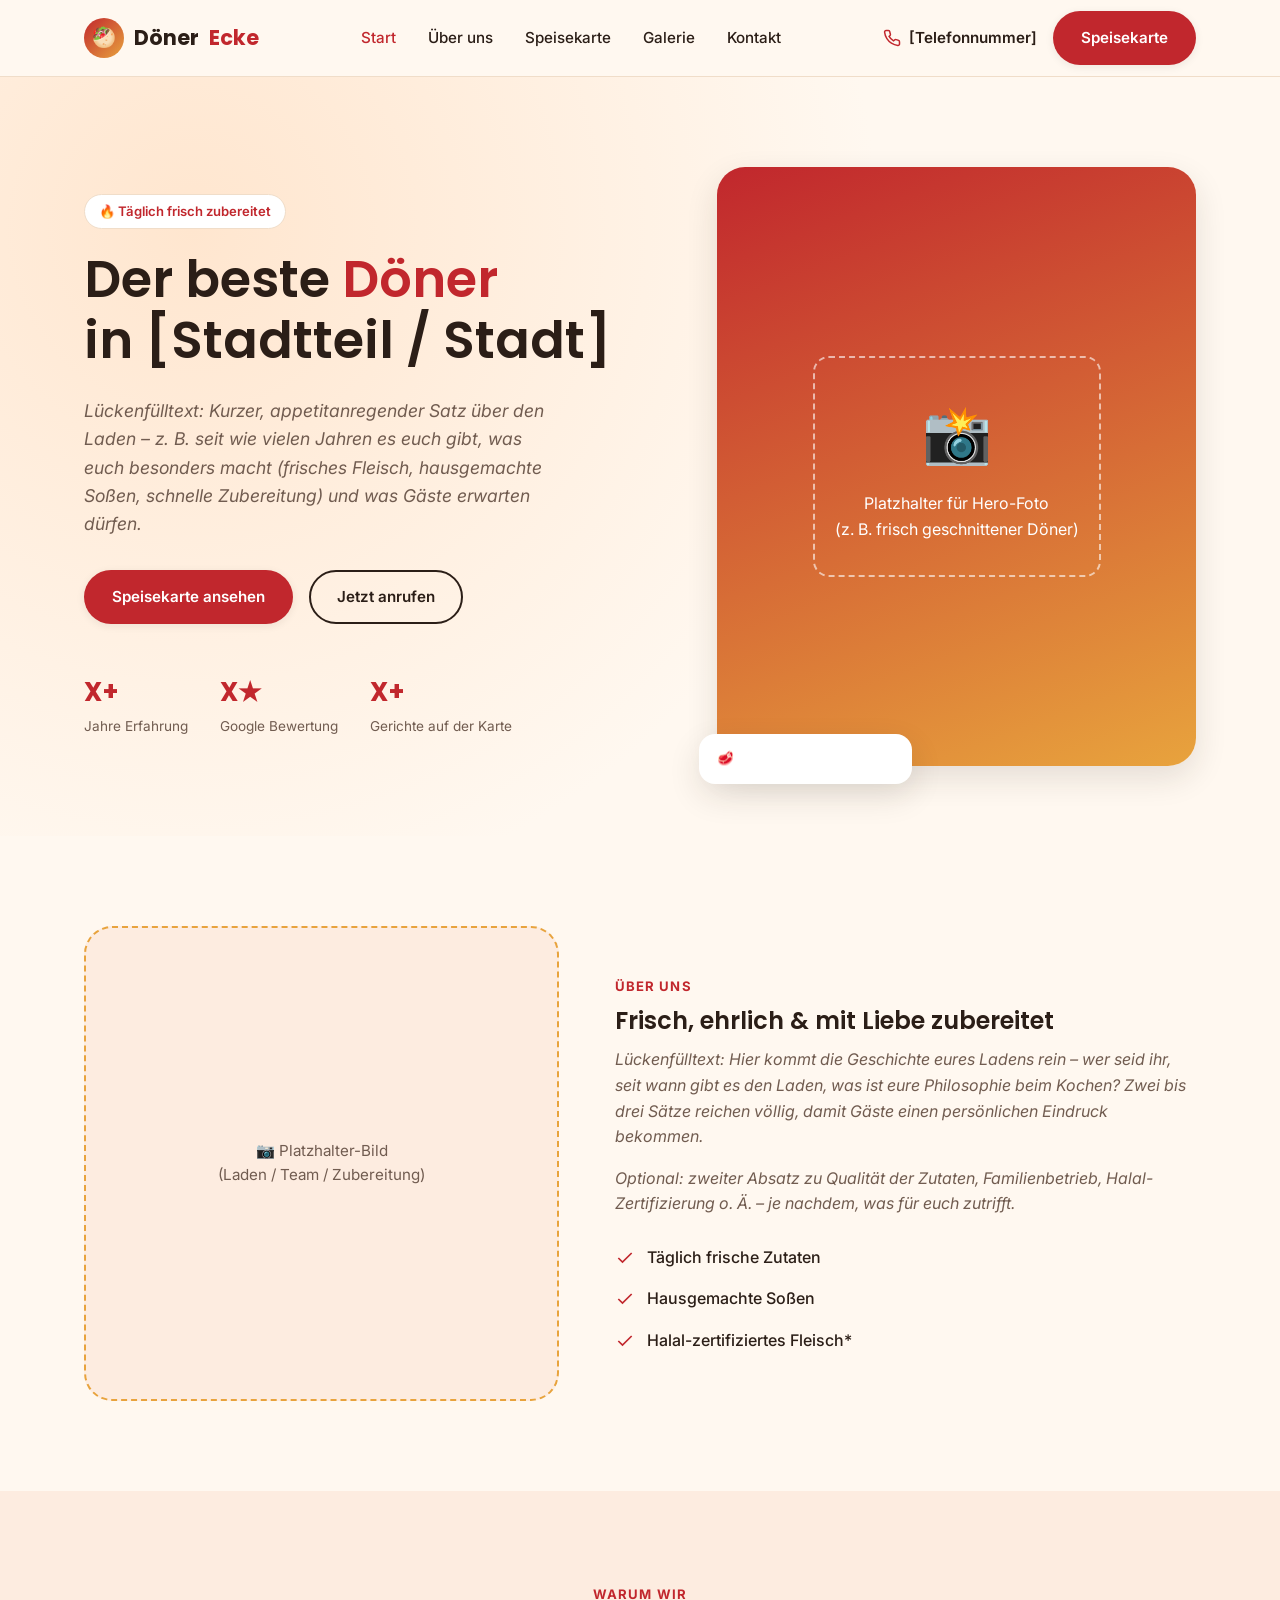
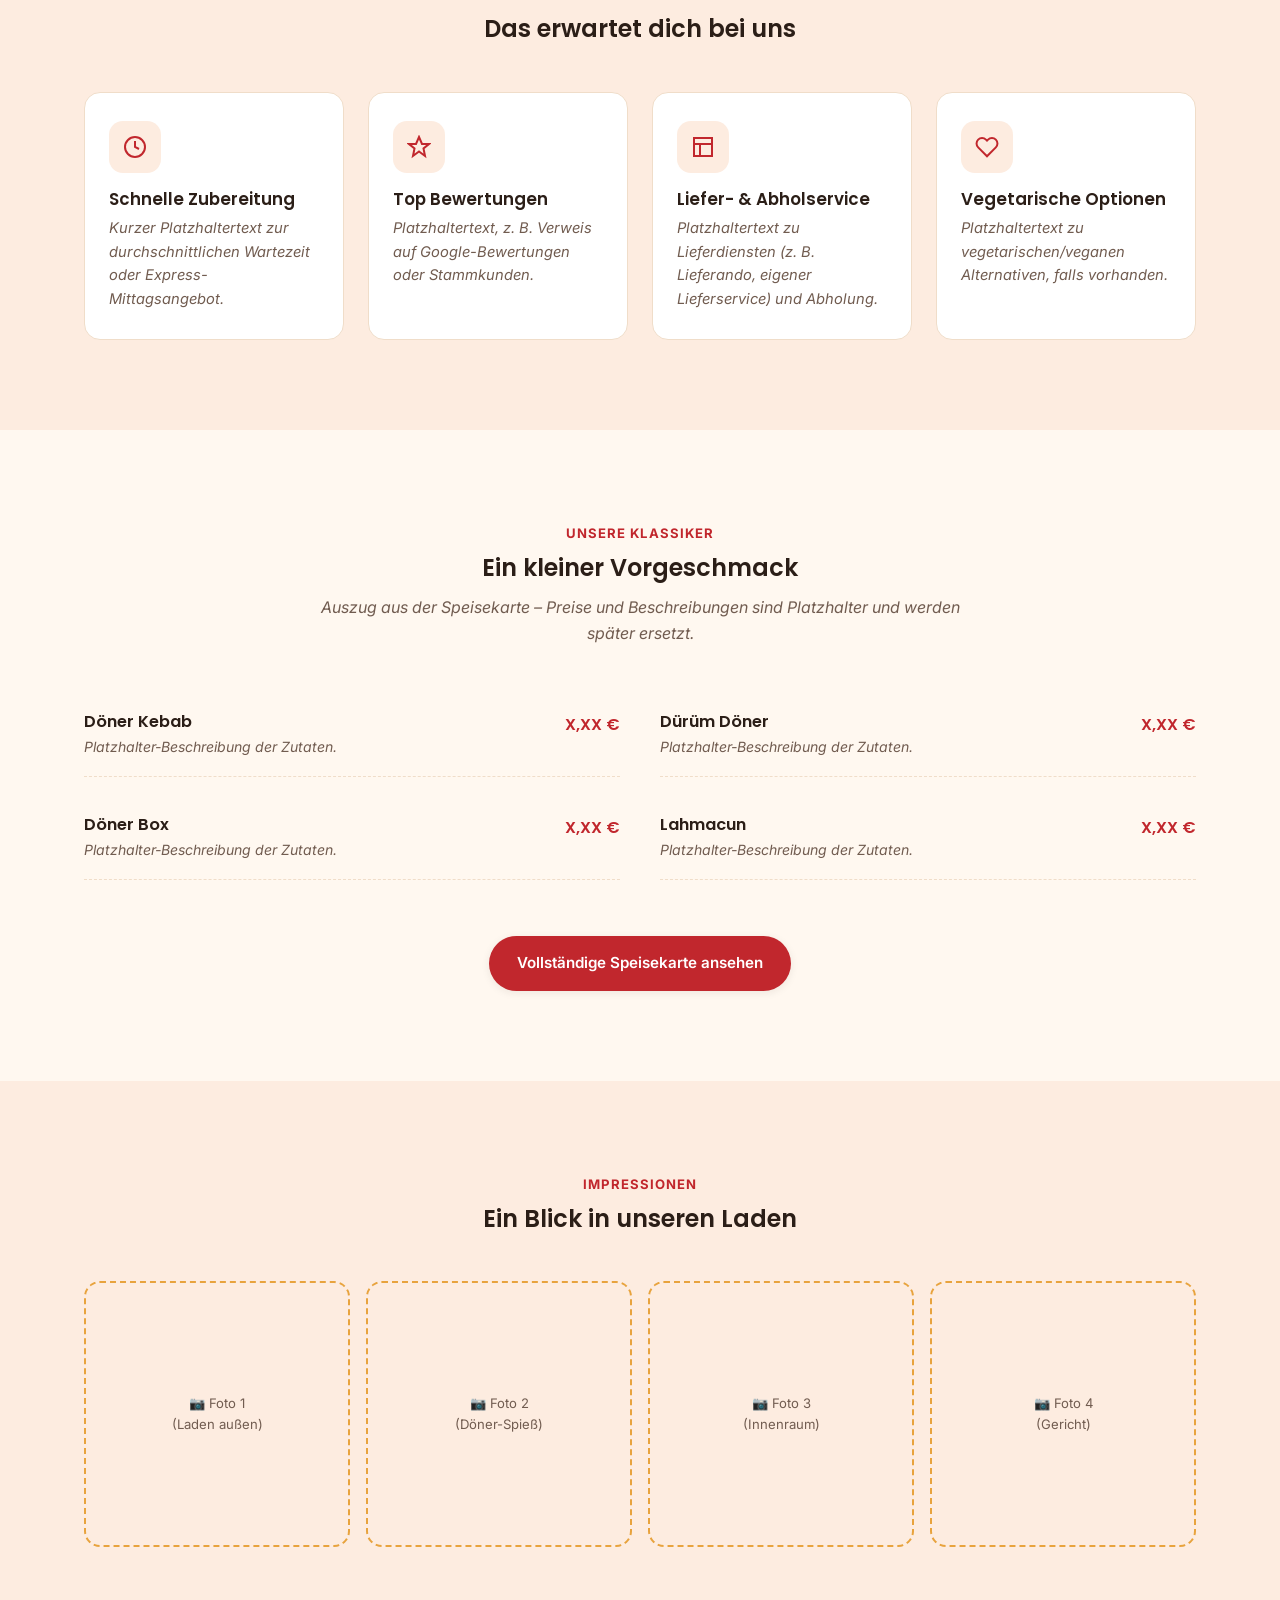
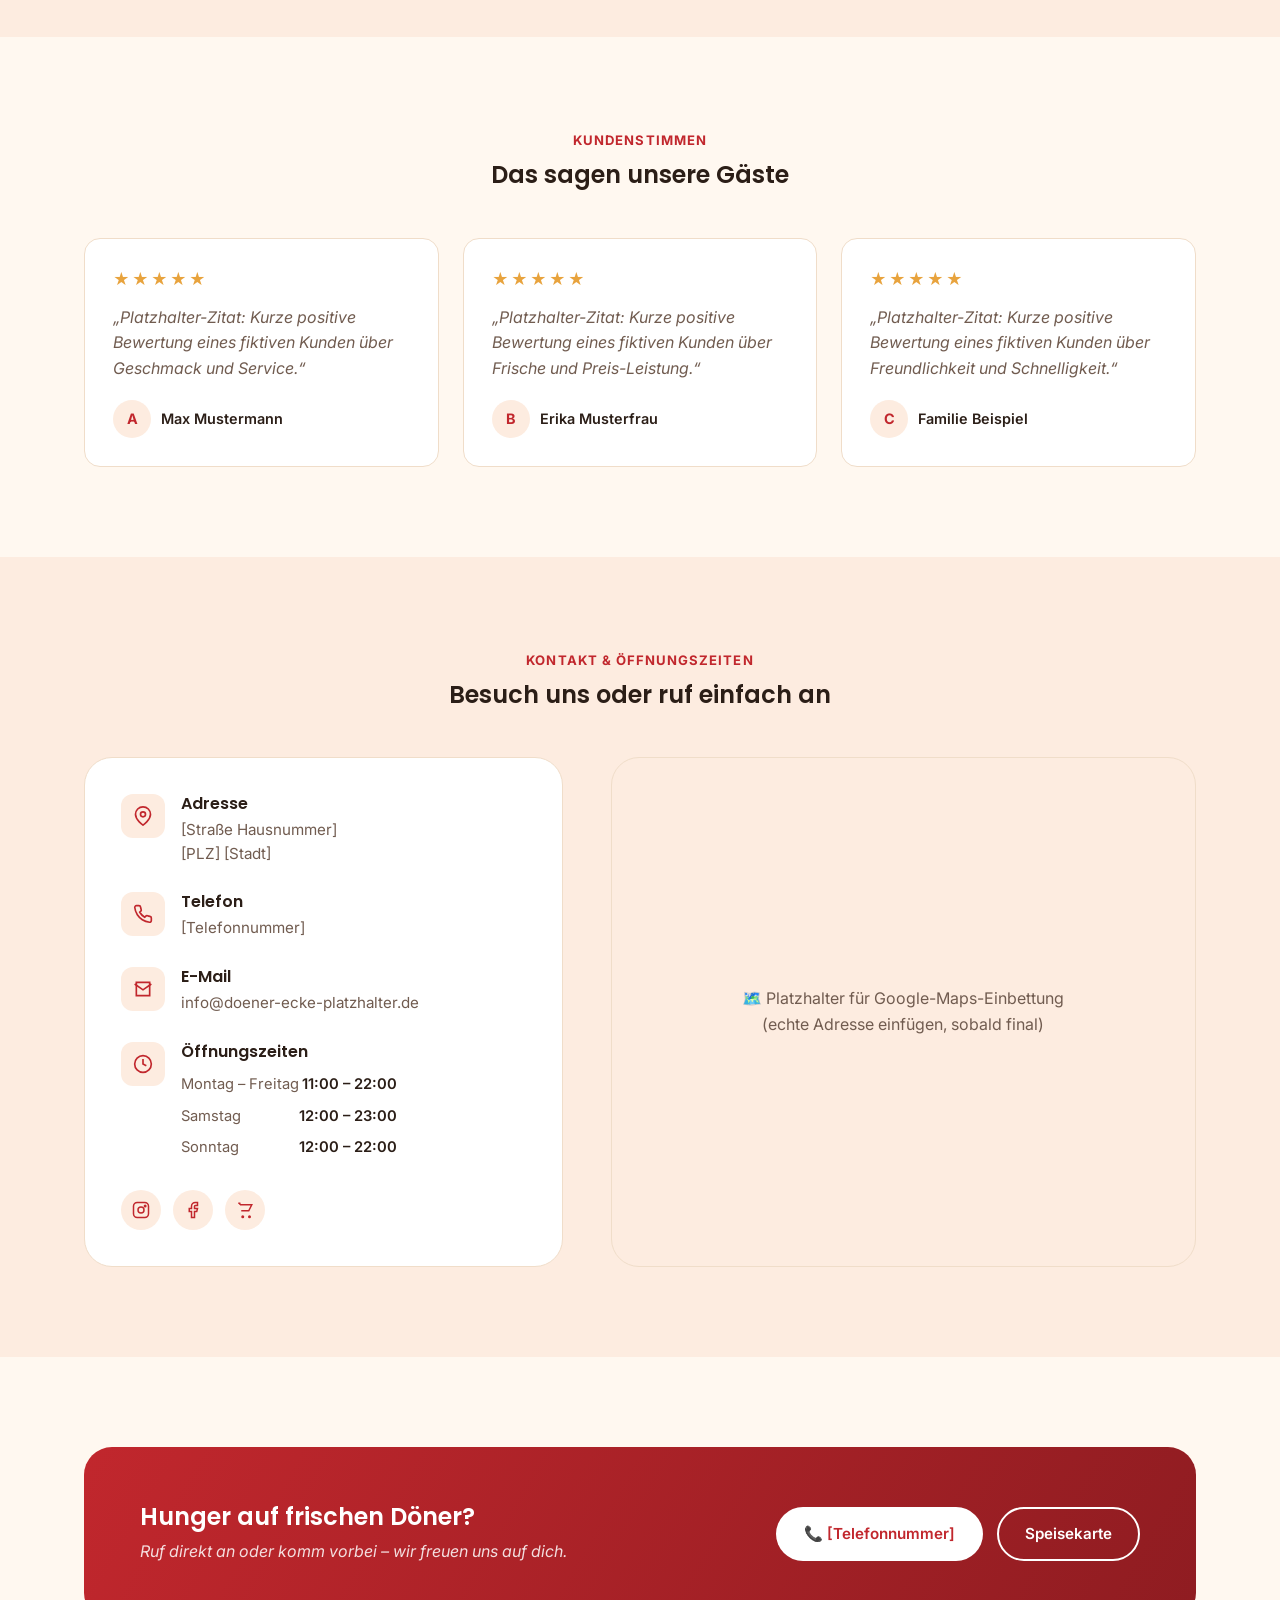
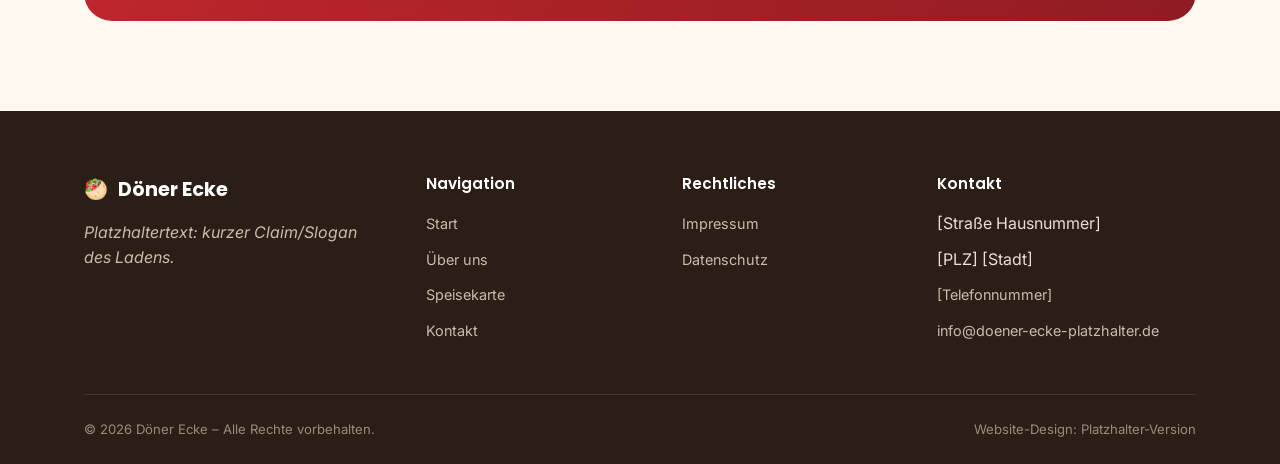
<file: website/index.html>
<!doctype html>
<html lang="de">
<head>
<meta charset="UTF-8" />
<meta name="viewport" content="width=device-width, initial-scale=1.0" />
<title>Döner Ecke – Frischer Döner &amp; Dürüm | [Stadt]</title>
<meta name="description" content="Döner Ecke – frisch zubereiteter Döner, Dürüm, Boxen und mehr. Jetzt Speisekarte ansehen, Öffnungszeiten &amp; Adresse finden." />
<link rel="preconnect" href="https://fonts.googleapis.com" />
<link rel="preconnect" href="https://fonts.gstatic.com" crossorigin />
<link href="https://fonts.googleapis.com/css2?family=Poppins:wght@600;700&family=Inter:wght@400;500;600&display=swap" rel="stylesheet" />
<link rel="stylesheet" href="assets/css/style.css" />
</head>
<body>

<header class="site-header">
  <div class="container">
    <a href="index.html" class="logo">
      <span class="logo-mark">🥙</span>
      Döner <span>Ecke</span>
    </a>

    <nav class="main-nav" id="main-nav">
      <ul>
        <li><a href="index.html" class="active">Start</a></li>
        <li><a href="index.html#ueber-uns">Über uns</a></li>
        <li><a href="speisekarte.html">Speisekarte</a></li>
        <li><a href="index.html#galerie">Galerie</a></li>
        <li><a href="index.html#kontakt">Kontakt</a></li>
      </ul>
    </nav>

    <div class="header-actions">
      <a href="tel:+4900000000" class="phone-link">
        <svg width="18" height="18" viewBox="0 0 24 24" fill="none" stroke="currentColor" stroke-width="2"><path d="M22 16.92v3a2 2 0 0 1-2.18 2 19.79 19.79 0 0 1-8.63-3.07 19.5 19.5 0 0 1-6-6 19.79 19.79 0 0 1-3.07-8.67A2 2 0 0 1 4.11 2h3a2 2 0 0 1 2 1.72c.127.96.361 1.903.7 2.81a2 2 0 0 1-.45 2.11L8.09 9.91a16 16 0 0 0 6 6l1.27-1.27a2 2 0 0 1 2.11-.45c.907.339 1.85.573 2.81.7A2 2 0 0 1 22 16.92z"/></svg>
        <span>[Telefonnummer]</span>
      </a>
      <a href="speisekarte.html" class="btn btn-primary">Speisekarte</a>
      <button class="nav-toggle" aria-label="Menü öffnen" aria-expanded="false">
        <span></span><span></span><span></span>
      </button>
    </div>
  </div>
</header>

<main>

  <!-- HERO -->
  <section class="hero">
    <div class="container">
      <div class="hero-text">
        <span class="hero-eyebrow">🔥 Täglich frisch zubereitet</span>
        <h1>Der beste <em>Döner</em><br />in [Stadtteil / Stadt]</h1>
        <p class="hero-lead placeholder-text">
          Lückenfülltext: Kurzer, appetitanregender Satz über den Laden – z. B.
          seit wie vielen Jahren es euch gibt, was euch besonders macht (frisches
          Fleisch, hausgemachte Soßen, schnelle Zubereitung) und was Gäste
          erwarten dürfen.
        </p>
        <div class="hero-cta">
          <a href="speisekarte.html" class="btn btn-primary">Speisekarte ansehen</a>
          <a href="tel:+4900000000" class="btn btn-outline">Jetzt anrufen</a>
        </div>
        <div class="hero-stats">
          <div class="hero-stat">
            <strong>X+</strong>
            <span>Jahre Erfahrung</span>
          </div>
          <div class="hero-stat">
            <strong>X★</strong>
            <span>Google Bewertung</span>
          </div>
          <div class="hero-stat">
            <strong>X+</strong>
            <span>Gerichte auf der Karte</span>
          </div>
        </div>
      </div>

      <div class="hero-visual">
        <div class="hero-visual-inner">
          <span class="emoji">📸</span>
          Platzhalter für Hero-Foto<br />(z. B. frisch geschnittener Döner)
        </div>
        <div class="hero-badge">
          <span>🥩</span> 100% frisches Fleisch*
        </div>
      </div>
    </div>
  </section>

  <!-- ÜBER UNS -->
  <section class="section" id="ueber-uns">
    <div class="container about-grid">
      <div class="about-image">
        📷 Platzhalter-Bild<br />(Laden / Team / Zubereitung)
      </div>
      <div>
        <span class="eyebrow">Über uns</span>
        <h2>Frisch, ehrlich &amp; mit Liebe zubereitet</h2>
        <p class="placeholder-text">
          Lückenfülltext: Hier kommt die Geschichte eures Ladens rein – wer
          seid ihr, seit wann gibt es den Laden, was ist eure Philosophie beim
          Kochen? Zwei bis drei Sätze reichen völlig, damit Gäste einen
          persönlichen Eindruck bekommen.
        </p>
        <p class="placeholder-text">
          Optional: zweiter Absatz zu Qualität der Zutaten, Familienbetrieb,
          Halal-Zertifizierung o. Ä. – je nachdem, was für euch zutrifft.
        </p>

        <ul class="about-list">
          <li>
            <svg width="20" height="20" viewBox="0 0 24 24" fill="none" stroke="currentColor" stroke-width="2"><path d="M20 6L9 17l-5-5"/></svg>
            Täglich frische Zutaten
          </li>
          <li>
            <svg width="20" height="20" viewBox="0 0 24 24" fill="none" stroke="currentColor" stroke-width="2"><path d="M20 6L9 17l-5-5"/></svg>
            Hausgemachte Soßen
          </li>
          <li>
            <svg width="20" height="20" viewBox="0 0 24 24" fill="none" stroke="currentColor" stroke-width="2"><path d="M20 6L9 17l-5-5"/></svg>
            Halal-zertifiziertes Fleisch*
          </li>
        </ul>
      </div>
    </div>
  </section>

  <!-- FEATURES -->
  <section class="section section-alt">
    <div class="container">
      <div class="section-head">
        <span class="eyebrow">Warum wir</span>
        <h2>Das erwartet dich bei uns</h2>
      </div>

      <div class="feature-grid">
        <div class="feature-card">
          <div class="feature-icon">
            <svg width="24" height="24" viewBox="0 0 24 24" fill="none" stroke="currentColor" stroke-width="2"><circle cx="12" cy="12" r="10"/><path d="M12 6v6l4 2"/></svg>
          </div>
          <h3>Schnelle Zubereitung</h3>
          <p class="placeholder-text">Kurzer Platzhaltertext zur durchschnittlichen Wartezeit oder Express-Mittagsangebot.</p>
        </div>
        <div class="feature-card">
          <div class="feature-icon">
            <svg width="24" height="24" viewBox="0 0 24 24" fill="none" stroke="currentColor" stroke-width="2"><path d="M12 2l3 7h7l-5.5 4.5L18 21l-6-4.5L6 21l1.5-7.5L2 9h7z"/></svg>
          </div>
          <h3>Top Bewertungen</h3>
          <p class="placeholder-text">Platzhaltertext, z. B. Verweis auf Google-Bewertungen oder Stammkunden.</p>
        </div>
        <div class="feature-card">
          <div class="feature-icon">
            <svg width="24" height="24" viewBox="0 0 24 24" fill="none" stroke="currentColor" stroke-width="2"><path d="M3 3h18v18H3z"/><path d="M3 9h18M9 21V9"/></svg>
          </div>
          <h3>Liefer- &amp; Abholservice</h3>
          <p class="placeholder-text">Platzhaltertext zu Lieferdiensten (z. B. Lieferando, eigener Lieferservice) und Abholung.</p>
        </div>
        <div class="feature-card">
          <div class="feature-icon">
            <svg width="24" height="24" viewBox="0 0 24 24" fill="none" stroke="currentColor" stroke-width="2"><path d="M20.84 4.61a5.5 5.5 0 0 0-7.78 0L12 5.67l-1.06-1.06a5.5 5.5 0 1 0-7.78 7.78L12 21.23l8.84-8.84a5.5 5.5 0 0 0 0-7.78z"/></svg>
          </div>
          <h3>Vegetarische Optionen</h3>
          <p class="placeholder-text">Platzhaltertext zu vegetarischen/veganen Alternativen, falls vorhanden.</p>
        </div>
      </div>
    </div>
  </section>

  <!-- SPEISEKARTE PREVIEW -->
  <section class="section" id="speisekarte-preview">
    <div class="container">
      <div class="section-head">
        <span class="eyebrow">Unsere Klassiker</span>
        <h2>Ein kleiner Vorgeschmack</h2>
        <p class="placeholder-text">Auszug aus der Speisekarte – Preise und Beschreibungen sind Platzhalter und werden später ersetzt.</p>
      </div>

      <div class="menu-grid">
        <div class="menu-item">
          <div class="menu-item-info">
            <h4>Döner Kebab</h4>
            <p class="placeholder-text">Platzhalter-Beschreibung der Zutaten.</p>
          </div>
          <div class="menu-item-price">X,XX €</div>
        </div>
        <div class="menu-item">
          <div class="menu-item-info">
            <h4>Dürüm Döner</h4>
            <p class="placeholder-text">Platzhalter-Beschreibung der Zutaten.</p>
          </div>
          <div class="menu-item-price">X,XX €</div>
        </div>
        <div class="menu-item">
          <div class="menu-item-info">
            <h4>Döner Box</h4>
            <p class="placeholder-text">Platzhalter-Beschreibung der Zutaten.</p>
          </div>
          <div class="menu-item-price">X,XX €</div>
        </div>
        <div class="menu-item">
          <div class="menu-item-info">
            <h4>Lahmacun</h4>
            <p class="placeholder-text">Platzhalter-Beschreibung der Zutaten.</p>
          </div>
          <div class="menu-item-price">X,XX €</div>
        </div>
      </div>

      <div class="menu-cta">
        <a href="speisekarte.html" class="btn btn-primary">Vollständige Speisekarte ansehen</a>
      </div>
    </div>
  </section>

  <!-- GALERIE -->
  <section class="section section-alt" id="galerie">
    <div class="container">
      <div class="section-head">
        <span class="eyebrow">Impressionen</span>
        <h2>Ein Blick in unseren Laden</h2>
      </div>

      <div class="gallery-grid">
        <div class="gallery-item">📷 Foto 1<br />(Laden außen)</div>
        <div class="gallery-item">📷 Foto 2<br />(Döner-Spieß)</div>
        <div class="gallery-item">📷 Foto 3<br />(Innenraum)</div>
        <div class="gallery-item">📷 Foto 4<br />(Gericht)</div>
      </div>
    </div>
  </section>

  <!-- TESTIMONIALS -->
  <section class="section">
    <div class="container">
      <div class="section-head">
        <span class="eyebrow">Kundenstimmen</span>
        <h2>Das sagen unsere Gäste</h2>
      </div>

      <div class="testimonial-grid">
        <div class="testimonial-card">
          <div class="stars">★★★★★</div>
          <p class="placeholder-text">„Platzhalter-Zitat: Kurze positive Bewertung eines fiktiven Kunden über Geschmack und Service.“</p>
          <div class="testimonial-author">
            <div class="testimonial-avatar">A</div>
            Max Mustermann
          </div>
        </div>
        <div class="testimonial-card">
          <div class="stars">★★★★★</div>
          <p class="placeholder-text">„Platzhalter-Zitat: Kurze positive Bewertung eines fiktiven Kunden über Frische und Preis-Leistung.“</p>
          <div class="testimonial-author">
            <div class="testimonial-avatar">B</div>
            Erika Musterfrau
          </div>
        </div>
        <div class="testimonial-card">
          <div class="stars">★★★★★</div>
          <p class="placeholder-text">„Platzhalter-Zitat: Kurze positive Bewertung eines fiktiven Kunden über Freundlichkeit und Schnelligkeit.“</p>
          <div class="testimonial-author">
            <div class="testimonial-avatar">C</div>
            Familie Beispiel
          </div>
        </div>
      </div>
    </div>
  </section>

  <!-- KONTAKT -->
  <section class="section section-alt" id="kontakt">
    <div class="container">
      <div class="section-head">
        <span class="eyebrow">Kontakt &amp; Öffnungszeiten</span>
        <h2>Besuch uns oder ruf einfach an</h2>
      </div>

      <div class="contact-grid">
        <div class="contact-card">
          <div class="contact-item">
            <div class="contact-icon">
              <svg width="20" height="20" viewBox="0 0 24 24" fill="none" stroke="currentColor" stroke-width="2"><path d="M21 10c0 7-9 13-9 13S3 17 3 10a9 9 0 0 1 18 0z"/><circle cx="12" cy="10" r="3"/></svg>
            </div>
            <div>
              <h4>Adresse</h4>
              <p>[Straße Hausnummer]<br />[PLZ] [Stadt]</p>
            </div>
          </div>

          <div class="contact-item">
            <div class="contact-icon">
              <svg width="20" height="20" viewBox="0 0 24 24" fill="none" stroke="currentColor" stroke-width="2"><path d="M22 16.92v3a2 2 0 0 1-2.18 2 19.79 19.79 0 0 1-8.63-3.07 19.5 19.5 0 0 1-6-6 19.79 19.79 0 0 1-3.07-8.67A2 2 0 0 1 4.11 2h3a2 2 0 0 1 2 1.72c.127.96.361 1.903.7 2.81a2 2 0 0 1-.45 2.11L8.09 9.91a16 16 0 0 0 6 6l1.27-1.27a2 2 0 0 1 2.11-.45c.907.339 1.85.573 2.81.7A2 2 0 0 1 22 16.92z"/></svg>
            </div>
            <div>
              <h4>Telefon</h4>
              <a href="tel:+4900000000">[Telefonnummer]</a>
            </div>
          </div>

          <div class="contact-item">
            <div class="contact-icon">
              <svg width="20" height="20" viewBox="0 0 24 24" fill="none" stroke="currentColor" stroke-width="2"><path d="M4 4h16v16H4z"/><path d="M22 6l-10 7L2 6"/></svg>
            </div>
            <div>
              <h4>E-Mail</h4>
              <a href="mailto:info@doener-ecke-platzhalter.de">info@doener-ecke-platzhalter.de</a>
            </div>
          </div>

          <div class="contact-item">
            <div class="contact-icon">
              <svg width="20" height="20" viewBox="0 0 24 24" fill="none" stroke="currentColor" stroke-width="2"><circle cx="12" cy="12" r="10"/><path d="M12 6v6l4 2"/></svg>
            </div>
            <div>
              <h4>Öffnungszeiten</h4>
              <table class="hours-table">
                <tr><td>Montag – Freitag</td><td>11:00 – 22:00</td></tr>
                <tr><td>Samstag</td><td>12:00 – 23:00</td></tr>
                <tr><td>Sonntag</td><td>12:00 – 22:00</td></tr>
              </table>
            </div>
          </div>

          <div class="social-row">
            <a href="#" aria-label="Instagram">
              <svg width="18" height="18" viewBox="0 0 24 24" fill="none" stroke="currentColor" stroke-width="2"><rect x="2" y="2" width="20" height="20" rx="5"/><circle cx="12" cy="12" r="4"/><circle cx="17.5" cy="6.5" r="1"/></svg>
            </a>
            <a href="#" aria-label="Facebook">
              <svg width="18" height="18" viewBox="0 0 24 24" fill="none" stroke="currentColor" stroke-width="2"><path d="M18 2h-3a5 5 0 0 0-5 5v3H7v4h3v8h4v-8h3l1-4h-4V7a1 1 0 0 1 1-1h3z"/></svg>
            </a>
            <a href="#" aria-label="Lieferservice">
              <svg width="18" height="18" viewBox="0 0 24 24" fill="none" stroke="currentColor" stroke-width="2"><path d="M3 3h2l.4 2M7 13h10l4-8H5.4"/><circle cx="9" cy="21" r="1"/><circle cx="18" cy="21" r="1"/></svg>
            </a>
          </div>
        </div>

        <div class="map-embed">
          🗺️ Platzhalter für Google-Maps-Einbettung<br />
          (echte Adresse einfügen, sobald final)
        </div>
      </div>
    </div>
  </section>

  <!-- CTA BANNER -->
  <section class="section">
    <div class="container">
      <div class="cta-banner">
        <div>
          <h2>Hunger auf frischen Döner?</h2>
          <p class="placeholder-text" style="color: rgba(255,255,255,0.85);">Ruf direkt an oder komm vorbei – wir freuen uns auf dich.</p>
        </div>
        <div class="cta-actions">
          <a href="tel:+4900000000" class="btn btn-light">📞 [Telefonnummer]</a>
          <a href="speisekarte.html" class="btn btn-outline" style="border-color:#fff;color:#fff;">Speisekarte</a>
        </div>
      </div>
    </div>
  </section>

</main>

<footer class="site-footer">
  <div class="container">
    <div class="footer-grid">
      <div>
        <div class="footer-logo"><span>🥙</span> Döner Ecke</div>
        <p class="placeholder-text" style="color:#c9bbae;">Platzhaltertext: kurzer Claim/Slogan des Ladens.</p>
      </div>
      <div>
        <h4>Navigation</h4>
        <ul>
          <li><a href="index.html">Start</a></li>
          <li><a href="index.html#ueber-uns">Über uns</a></li>
          <li><a href="speisekarte.html">Speisekarte</a></li>
          <li><a href="index.html#kontakt">Kontakt</a></li>
        </ul>
      </div>
      <div>
        <h4>Rechtliches</h4>
        <ul>
          <li><a href="impressum.html">Impressum</a></li>
          <li><a href="datenschutz.html">Datenschutz</a></li>
        </ul>
      </div>
      <div>
        <h4>Kontakt</h4>
        <ul>
          <li>[Straße Hausnummer]</li>
          <li>[PLZ] [Stadt]</li>
          <li><a href="tel:+4900000000">[Telefonnummer]</a></li>
          <li><a href="mailto:info@doener-ecke-platzhalter.de">info@doener-ecke-platzhalter.de</a></li>
        </ul>
      </div>
    </div>
    <div class="footer-bottom">
      <span>© <span data-year></span> Döner Ecke – Alle Rechte vorbehalten.</span>
      <span>Website-Design: Platzhalter-Version</span>
    </div>
  </div>
</footer>

<script src="assets/js/main.js"></script>
</body>
</html>
</file>
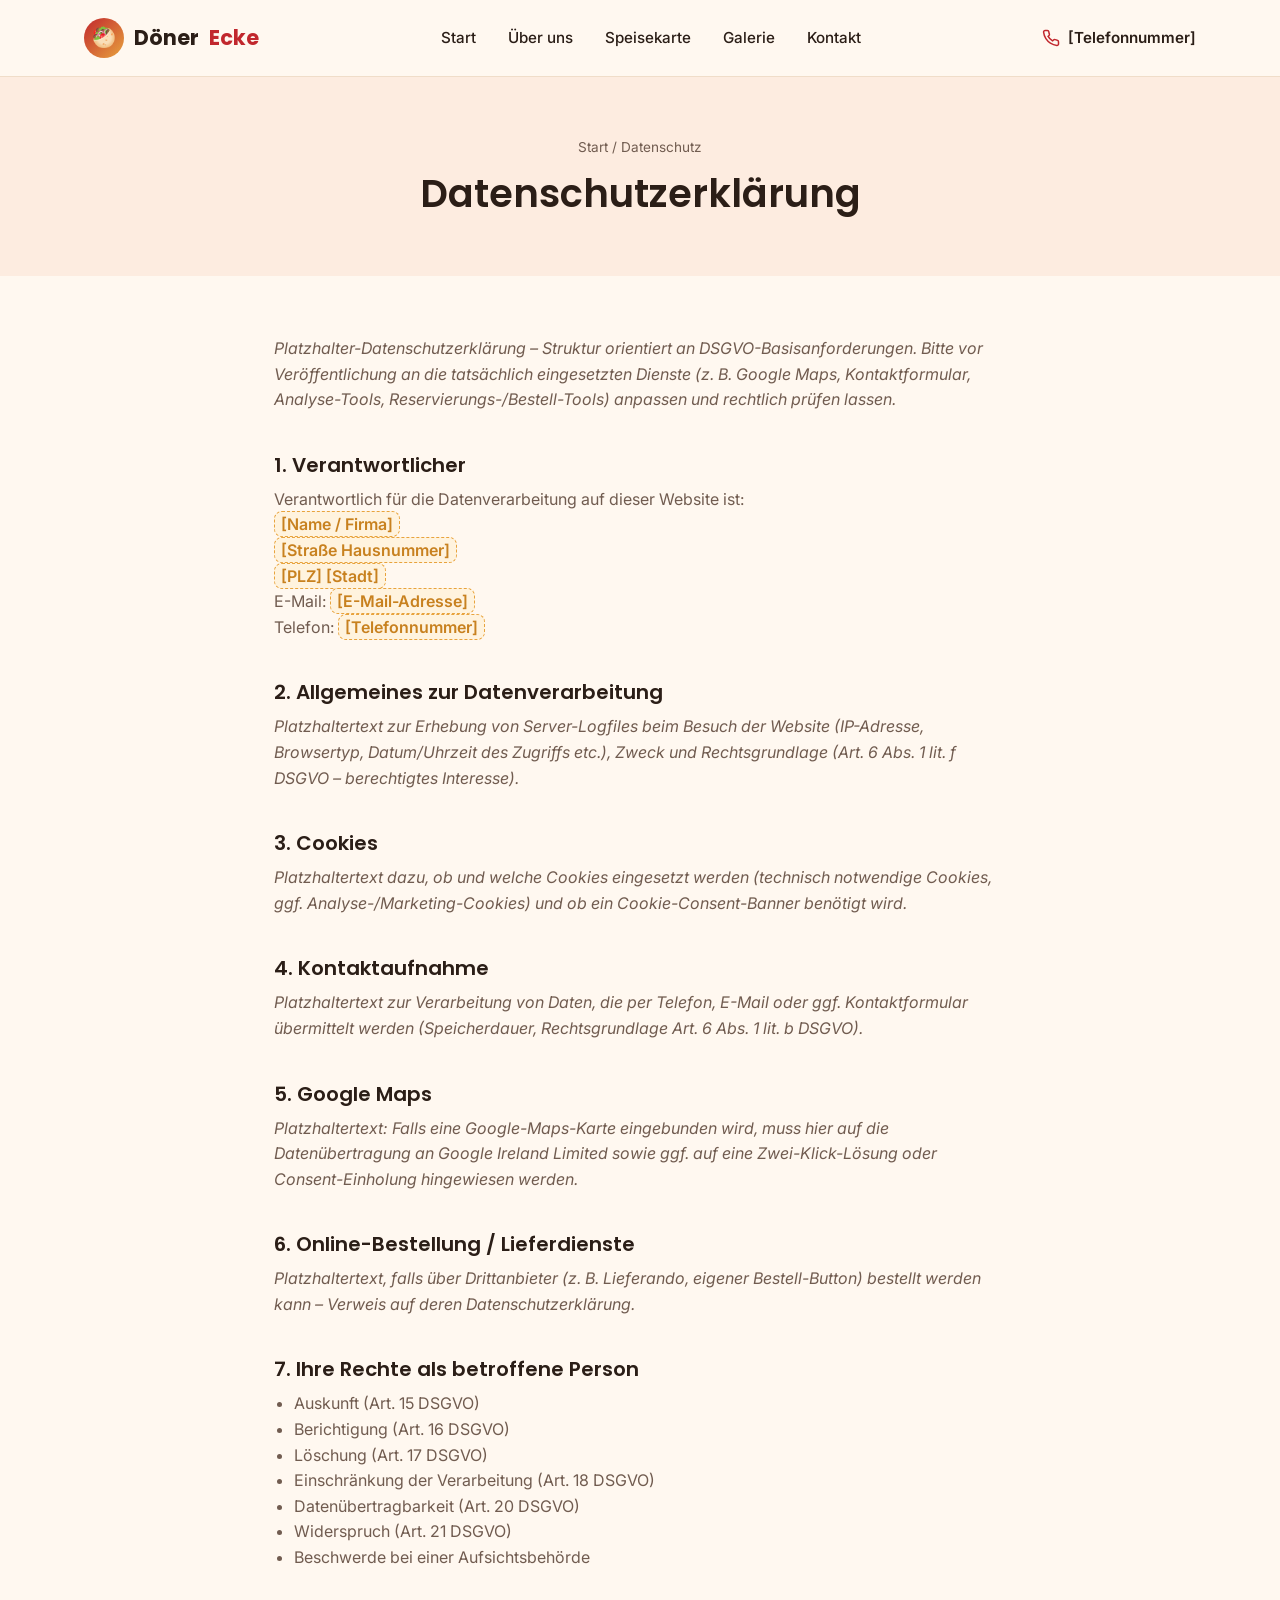
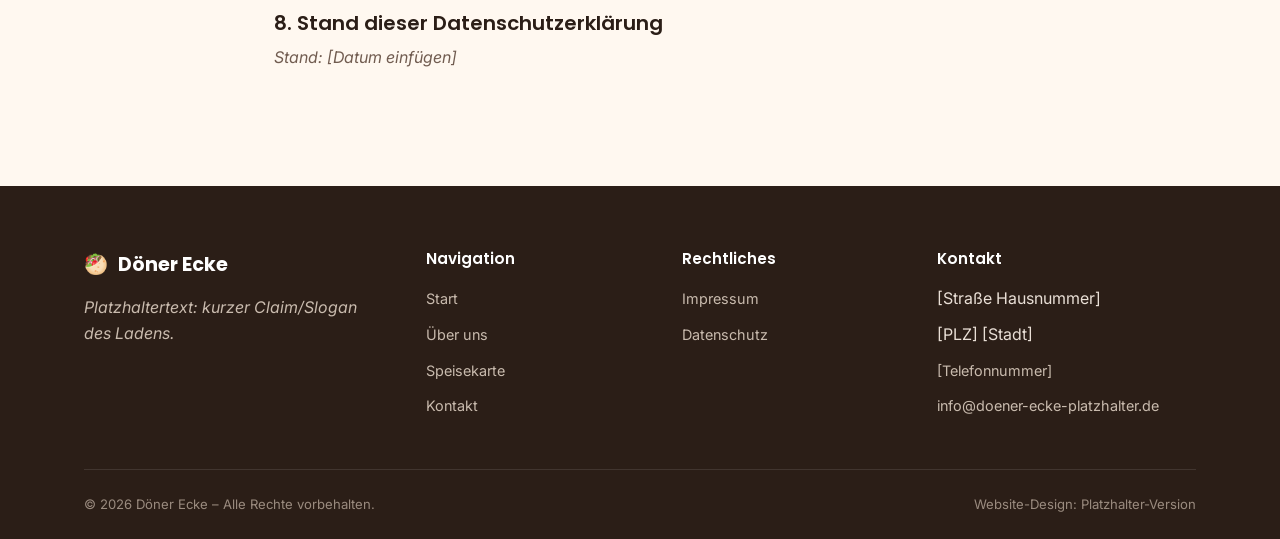
<file: website/datenschutz.html>
<!doctype html>
<html lang="de">
<head>
<meta charset="UTF-8" />
<meta name="viewport" content="width=device-width, initial-scale=1.0" />
<title>Datenschutzerklärung – Döner Ecke</title>
<link rel="preconnect" href="https://fonts.googleapis.com" />
<link rel="preconnect" href="https://fonts.gstatic.com" crossorigin />
<link href="https://fonts.googleapis.com/css2?family=Poppins:wght@600;700&family=Inter:wght@400;500;600&display=swap" rel="stylesheet" />
<link rel="stylesheet" href="assets/css/style.css" />
</head>
<body>

<header class="site-header">
  <div class="container">
    <a href="index.html" class="logo">
      <span class="logo-mark">🥙</span>
      Döner <span>Ecke</span>
    </a>
    <nav class="main-nav" id="main-nav">
      <ul>
        <li><a href="index.html">Start</a></li>
        <li><a href="index.html#ueber-uns">Über uns</a></li>
        <li><a href="speisekarte.html">Speisekarte</a></li>
        <li><a href="index.html#galerie">Galerie</a></li>
        <li><a href="index.html#kontakt">Kontakt</a></li>
      </ul>
    </nav>
    <div class="header-actions">
      <a href="tel:+4900000000" class="phone-link">
        <svg width="18" height="18" viewBox="0 0 24 24" fill="none" stroke="currentColor" stroke-width="2"><path d="M22 16.92v3a2 2 0 0 1-2.18 2 19.79 19.79 0 0 1-8.63-3.07 19.5 19.5 0 0 1-6-6 19.79 19.79 0 0 1-3.07-8.67A2 2 0 0 1 4.11 2h3a2 2 0 0 1 2 1.72c.127.96.361 1.903.7 2.81a2 2 0 0 1-.45 2.11L8.09 9.91a16 16 0 0 0 6 6l1.27-1.27a2 2 0 0 1 2.11-.45c.907.339 1.85.573 2.81.7A2 2 0 0 1 22 16.92z"/></svg>
        <span>[Telefonnummer]</span>
      </a>
      <button class="nav-toggle" aria-label="Menü öffnen" aria-expanded="false">
        <span></span><span></span><span></span>
      </button>
    </div>
  </div>
</header>

<div class="page-header">
  <div class="container">
    <div class="breadcrumbs"><a href="index.html">Start</a> / Datenschutz</div>
    <h1>Datenschutzerklärung</h1>
  </div>
</div>

<main class="legal-content">
  <div class="container">
    <p class="placeholder-text">
      Platzhalter-Datenschutzerklärung – Struktur orientiert an DSGVO-Basisanforderungen.
      Bitte vor Veröffentlichung an die tatsächlich eingesetzten Dienste (z. B.
      Google Maps, Kontaktformular, Analyse-Tools, Reservierungs-/Bestell-Tools)
      anpassen und rechtlich prüfen lassen.
    </p>

    <h2>1. Verantwortlicher</h2>
    <p>
      Verantwortlich für die Datenverarbeitung auf dieser Website ist:<br />
      <span class="legal-placeholder">[Name / Firma]</span><br />
      <span class="legal-placeholder">[Straße Hausnummer]</span><br />
      <span class="legal-placeholder">[PLZ] [Stadt]</span><br />
      E-Mail: <span class="legal-placeholder">[E-Mail-Adresse]</span><br />
      Telefon: <span class="legal-placeholder">[Telefonnummer]</span>
    </p>

    <h2>2. Allgemeines zur Datenverarbeitung</h2>
    <p class="placeholder-text">
      Platzhaltertext zur Erhebung von Server-Logfiles beim Besuch der Website
      (IP-Adresse, Browsertyp, Datum/Uhrzeit des Zugriffs etc.), Zweck und
      Rechtsgrundlage (Art. 6 Abs. 1 lit. f DSGVO – berechtigtes Interesse).
    </p>

    <h2>3. Cookies</h2>
    <p class="placeholder-text">
      Platzhaltertext dazu, ob und welche Cookies eingesetzt werden
      (technisch notwendige Cookies, ggf. Analyse-/Marketing-Cookies) und ob
      ein Cookie-Consent-Banner benötigt wird.
    </p>

    <h2>4. Kontaktaufnahme</h2>
    <p class="placeholder-text">
      Platzhaltertext zur Verarbeitung von Daten, die per Telefon, E-Mail
      oder ggf. Kontaktformular übermittelt werden (Speicherdauer,
      Rechtsgrundlage Art. 6 Abs. 1 lit. b DSGVO).
    </p>

    <h2>5. Google Maps</h2>
    <p class="placeholder-text">
      Platzhaltertext: Falls eine Google-Maps-Karte eingebunden wird, muss
      hier auf die Datenübertragung an Google Ireland Limited sowie ggf. auf
      eine Zwei-Klick-Lösung oder Consent-Einholung hingewiesen werden.
    </p>

    <h2>6. Online-Bestellung / Lieferdienste</h2>
    <p class="placeholder-text">
      Platzhaltertext, falls über Drittanbieter (z. B. Lieferando, eigener
      Bestell-Button) bestellt werden kann – Verweis auf deren
      Datenschutzerklärung.
    </p>

    <h2>7. Ihre Rechte als betroffene Person</h2>
    <ul>
      <li>Auskunft (Art. 15 DSGVO)</li>
      <li>Berichtigung (Art. 16 DSGVO)</li>
      <li>Löschung (Art. 17 DSGVO)</li>
      <li>Einschränkung der Verarbeitung (Art. 18 DSGVO)</li>
      <li>Datenübertragbarkeit (Art. 20 DSGVO)</li>
      <li>Widerspruch (Art. 21 DSGVO)</li>
      <li>Beschwerde bei einer Aufsichtsbehörde</li>
    </ul>

    <h2>8. Stand dieser Datenschutzerklärung</h2>
    <p class="placeholder-text">Stand: [Datum einfügen]</p>
  </div>
</main>

<footer class="site-footer">
  <div class="container">
    <div class="footer-grid">
      <div>
        <div class="footer-logo"><span>🥙</span> Döner Ecke</div>
        <p class="placeholder-text" style="color:#c9bbae;">Platzhaltertext: kurzer Claim/Slogan des Ladens.</p>
      </div>
      <div>
        <h4>Navigation</h4>
        <ul>
          <li><a href="index.html">Start</a></li>
          <li><a href="index.html#ueber-uns">Über uns</a></li>
          <li><a href="speisekarte.html">Speisekarte</a></li>
          <li><a href="index.html#kontakt">Kontakt</a></li>
        </ul>
      </div>
      <div>
        <h4>Rechtliches</h4>
        <ul>
          <li><a href="impressum.html">Impressum</a></li>
          <li><a href="datenschutz.html">Datenschutz</a></li>
        </ul>
      </div>
      <div>
        <h4>Kontakt</h4>
        <ul>
          <li>[Straße Hausnummer]</li>
          <li>[PLZ] [Stadt]</li>
          <li><a href="tel:+4900000000">[Telefonnummer]</a></li>
          <li><a href="mailto:info@doener-ecke-platzhalter.de">info@doener-ecke-platzhalter.de</a></li>
        </ul>
      </div>
    </div>
    <div class="footer-bottom">
      <span>© <span data-year></span> Döner Ecke – Alle Rechte vorbehalten.</span>
      <span>Website-Design: Platzhalter-Version</span>
    </div>
  </div>
</footer>

<script src="assets/js/main.js"></script>
</body>
</html>
</file>
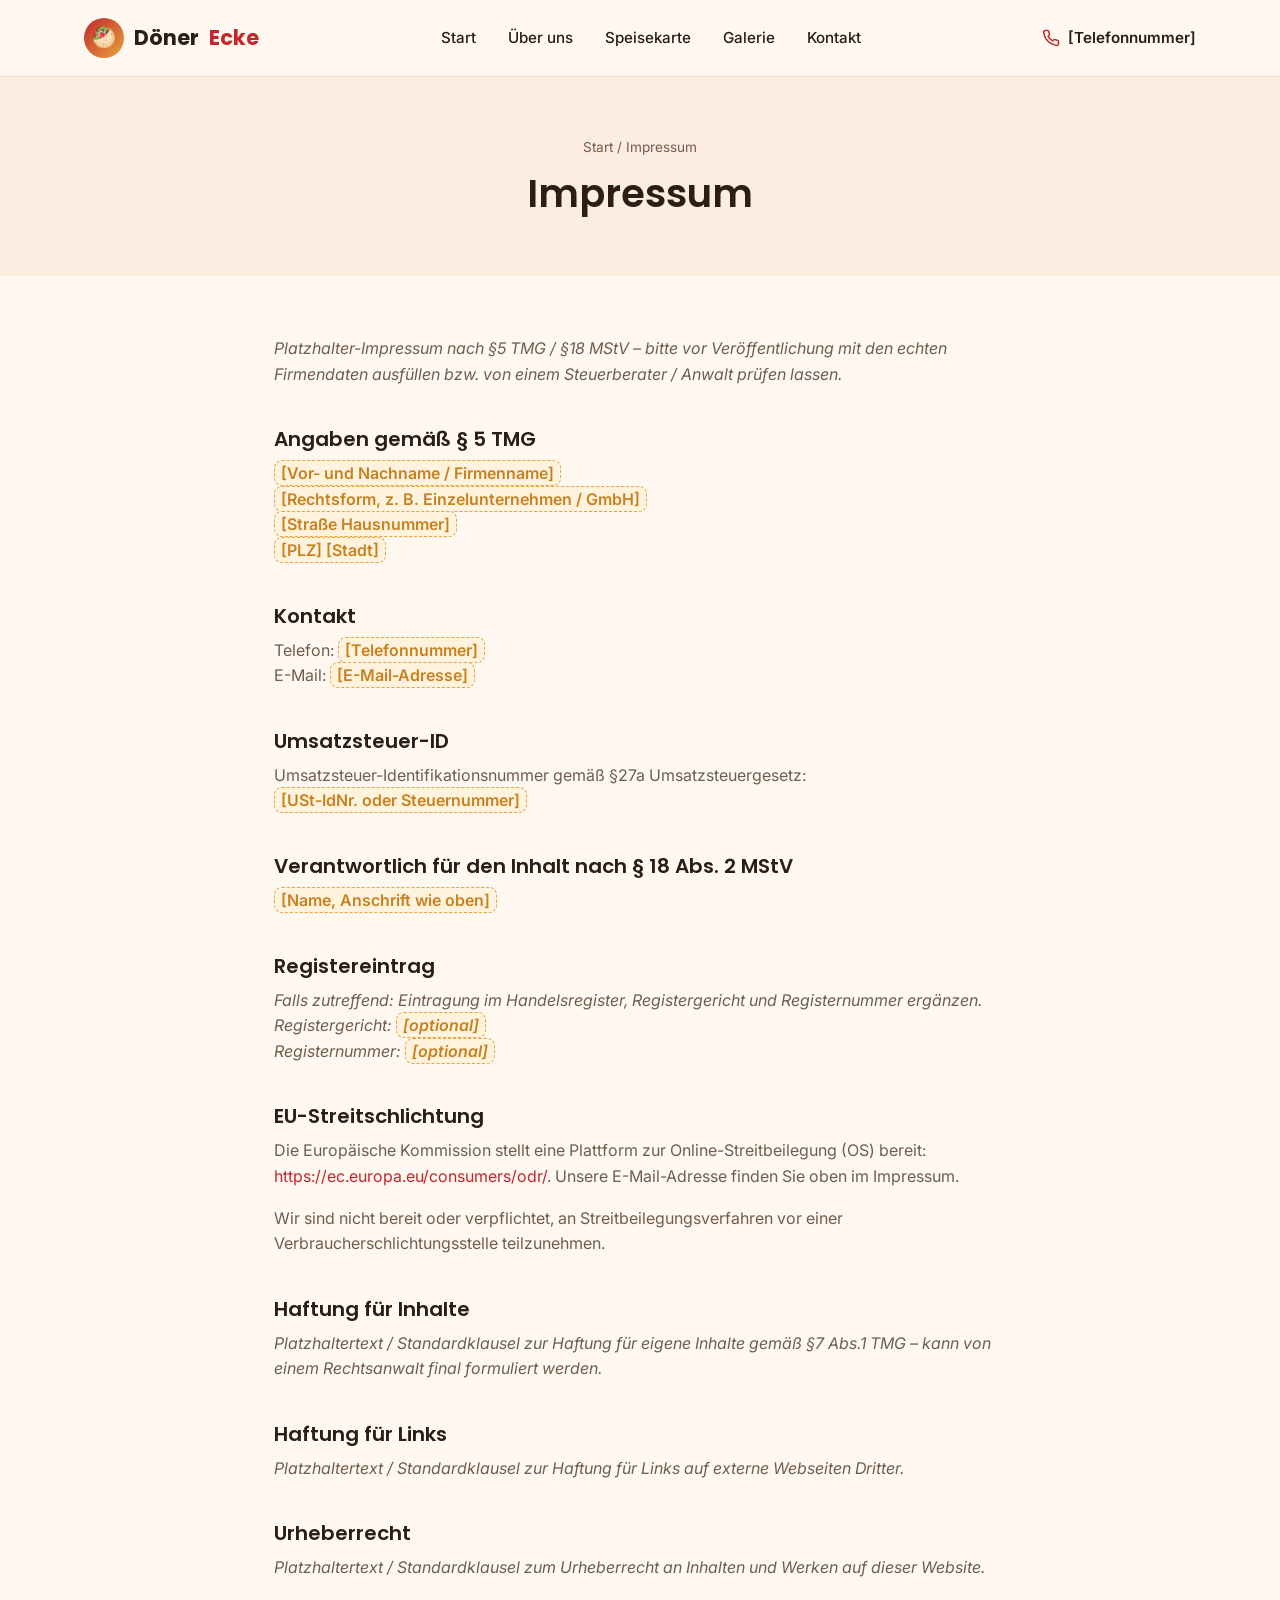
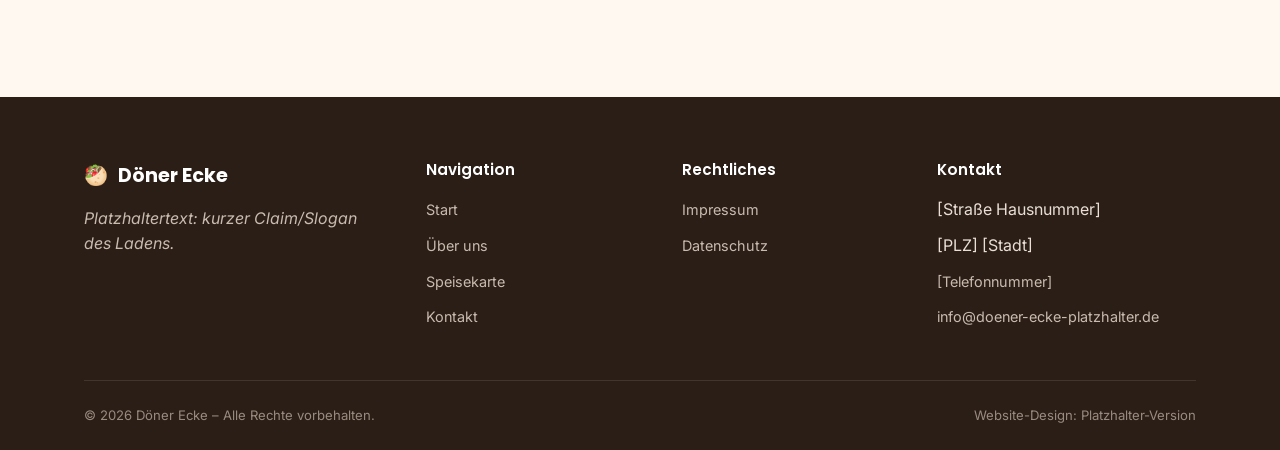
<file: website/impressum.html>
<!doctype html>
<html lang="de">
<head>
<meta charset="UTF-8" />
<meta name="viewport" content="width=device-width, initial-scale=1.0" />
<title>Impressum – Döner Ecke</title>
<link rel="preconnect" href="https://fonts.googleapis.com" />
<link rel="preconnect" href="https://fonts.gstatic.com" crossorigin />
<link href="https://fonts.googleapis.com/css2?family=Poppins:wght@600;700&family=Inter:wght@400;500;600&display=swap" rel="stylesheet" />
<link rel="stylesheet" href="assets/css/style.css" />
</head>
<body>

<header class="site-header">
  <div class="container">
    <a href="index.html" class="logo">
      <span class="logo-mark">🥙</span>
      Döner <span>Ecke</span>
    </a>
    <nav class="main-nav" id="main-nav">
      <ul>
        <li><a href="index.html">Start</a></li>
        <li><a href="index.html#ueber-uns">Über uns</a></li>
        <li><a href="speisekarte.html">Speisekarte</a></li>
        <li><a href="index.html#galerie">Galerie</a></li>
        <li><a href="index.html#kontakt">Kontakt</a></li>
      </ul>
    </nav>
    <div class="header-actions">
      <a href="tel:+4900000000" class="phone-link">
        <svg width="18" height="18" viewBox="0 0 24 24" fill="none" stroke="currentColor" stroke-width="2"><path d="M22 16.92v3a2 2 0 0 1-2.18 2 19.79 19.79 0 0 1-8.63-3.07 19.5 19.5 0 0 1-6-6 19.79 19.79 0 0 1-3.07-8.67A2 2 0 0 1 4.11 2h3a2 2 0 0 1 2 1.72c.127.96.361 1.903.7 2.81a2 2 0 0 1-.45 2.11L8.09 9.91a16 16 0 0 0 6 6l1.27-1.27a2 2 0 0 1 2.11-.45c.907.339 1.85.573 2.81.7A2 2 0 0 1 22 16.92z"/></svg>
        <span>[Telefonnummer]</span>
      </a>
      <button class="nav-toggle" aria-label="Menü öffnen" aria-expanded="false">
        <span></span><span></span><span></span>
      </button>
    </div>
  </div>
</header>

<div class="page-header">
  <div class="container">
    <div class="breadcrumbs"><a href="index.html">Start</a> / Impressum</div>
    <h1>Impressum</h1>
  </div>
</div>

<main class="legal-content">
  <div class="container">
    <p class="placeholder-text">
      Platzhalter-Impressum nach §5 TMG / §18 MStV – bitte vor Veröffentlichung
      mit den echten Firmendaten ausfüllen bzw. von einem Steuerberater /
      Anwalt prüfen lassen.
    </p>

    <h2>Angaben gemäß § 5 TMG</h2>
    <p>
      <span class="legal-placeholder">[Vor- und Nachname / Firmenname]</span><br />
      <span class="legal-placeholder">[Rechtsform, z. B. Einzelunternehmen / GmbH]</span><br />
      <span class="legal-placeholder">[Straße Hausnummer]</span><br />
      <span class="legal-placeholder">[PLZ] [Stadt]</span>
    </p>

    <h2>Kontakt</h2>
    <p>
      Telefon: <span class="legal-placeholder">[Telefonnummer]</span><br />
      E-Mail: <span class="legal-placeholder">[E-Mail-Adresse]</span>
    </p>

    <h2>Umsatzsteuer-ID</h2>
    <p>
      Umsatzsteuer-Identifikationsnummer gemäß §27a Umsatzsteuergesetz:<br />
      <span class="legal-placeholder">[USt-IdNr. oder Steuernummer]</span>
    </p>

    <h2>Verantwortlich für den Inhalt nach § 18 Abs. 2 MStV</h2>
    <p>
      <span class="legal-placeholder">[Name, Anschrift wie oben]</span>
    </p>

    <h2>Registereintrag</h2>
    <p class="placeholder-text">
      Falls zutreffend: Eintragung im Handelsregister, Registergericht und
      Registernummer ergänzen.<br />
      Registergericht: <span class="legal-placeholder">[optional]</span><br />
      Registernummer: <span class="legal-placeholder">[optional]</span>
    </p>

    <h2>EU-Streitschlichtung</h2>
    <p>
      Die Europäische Kommission stellt eine Plattform zur
      Online-Streitbeilegung (OS) bereit:
      <a href="https://ec.europa.eu/consumers/odr/" target="_blank" rel="noopener">https://ec.europa.eu/consumers/odr/</a>.
      Unsere E-Mail-Adresse finden Sie oben im Impressum.
    </p>
    <p>
      Wir sind nicht bereit oder verpflichtet, an
      Streitbeilegungsverfahren vor einer Verbraucherschlichtungsstelle
      teilzunehmen.
    </p>

    <h2>Haftung für Inhalte</h2>
    <p class="placeholder-text">
      Platzhaltertext / Standardklausel zur Haftung für eigene Inhalte gemäß
      §7 Abs.1 TMG – kann von einem Rechtsanwalt final formuliert werden.
    </p>

    <h2>Haftung für Links</h2>
    <p class="placeholder-text">
      Platzhaltertext / Standardklausel zur Haftung für Links auf externe
      Webseiten Dritter.
    </p>

    <h2>Urheberrecht</h2>
    <p class="placeholder-text">
      Platzhaltertext / Standardklausel zum Urheberrecht an Inhalten und
      Werken auf dieser Website.
    </p>
  </div>
</main>

<footer class="site-footer">
  <div class="container">
    <div class="footer-grid">
      <div>
        <div class="footer-logo"><span>🥙</span> Döner Ecke</div>
        <p class="placeholder-text" style="color:#c9bbae;">Platzhaltertext: kurzer Claim/Slogan des Ladens.</p>
      </div>
      <div>
        <h4>Navigation</h4>
        <ul>
          <li><a href="index.html">Start</a></li>
          <li><a href="index.html#ueber-uns">Über uns</a></li>
          <li><a href="speisekarte.html">Speisekarte</a></li>
          <li><a href="index.html#kontakt">Kontakt</a></li>
        </ul>
      </div>
      <div>
        <h4>Rechtliches</h4>
        <ul>
          <li><a href="impressum.html">Impressum</a></li>
          <li><a href="datenschutz.html">Datenschutz</a></li>
        </ul>
      </div>
      <div>
        <h4>Kontakt</h4>
        <ul>
          <li>[Straße Hausnummer]</li>
          <li>[PLZ] [Stadt]</li>
          <li><a href="tel:+4900000000">[Telefonnummer]</a></li>
          <li><a href="mailto:info@doener-ecke-platzhalter.de">info@doener-ecke-platzhalter.de</a></li>
        </ul>
      </div>
    </div>
    <div class="footer-bottom">
      <span>© <span data-year></span> Döner Ecke – Alle Rechte vorbehalten.</span>
      <span>Website-Design: Platzhalter-Version</span>
    </div>
  </div>
</footer>

<script src="assets/js/main.js"></script>
</body>
</html>
</file>
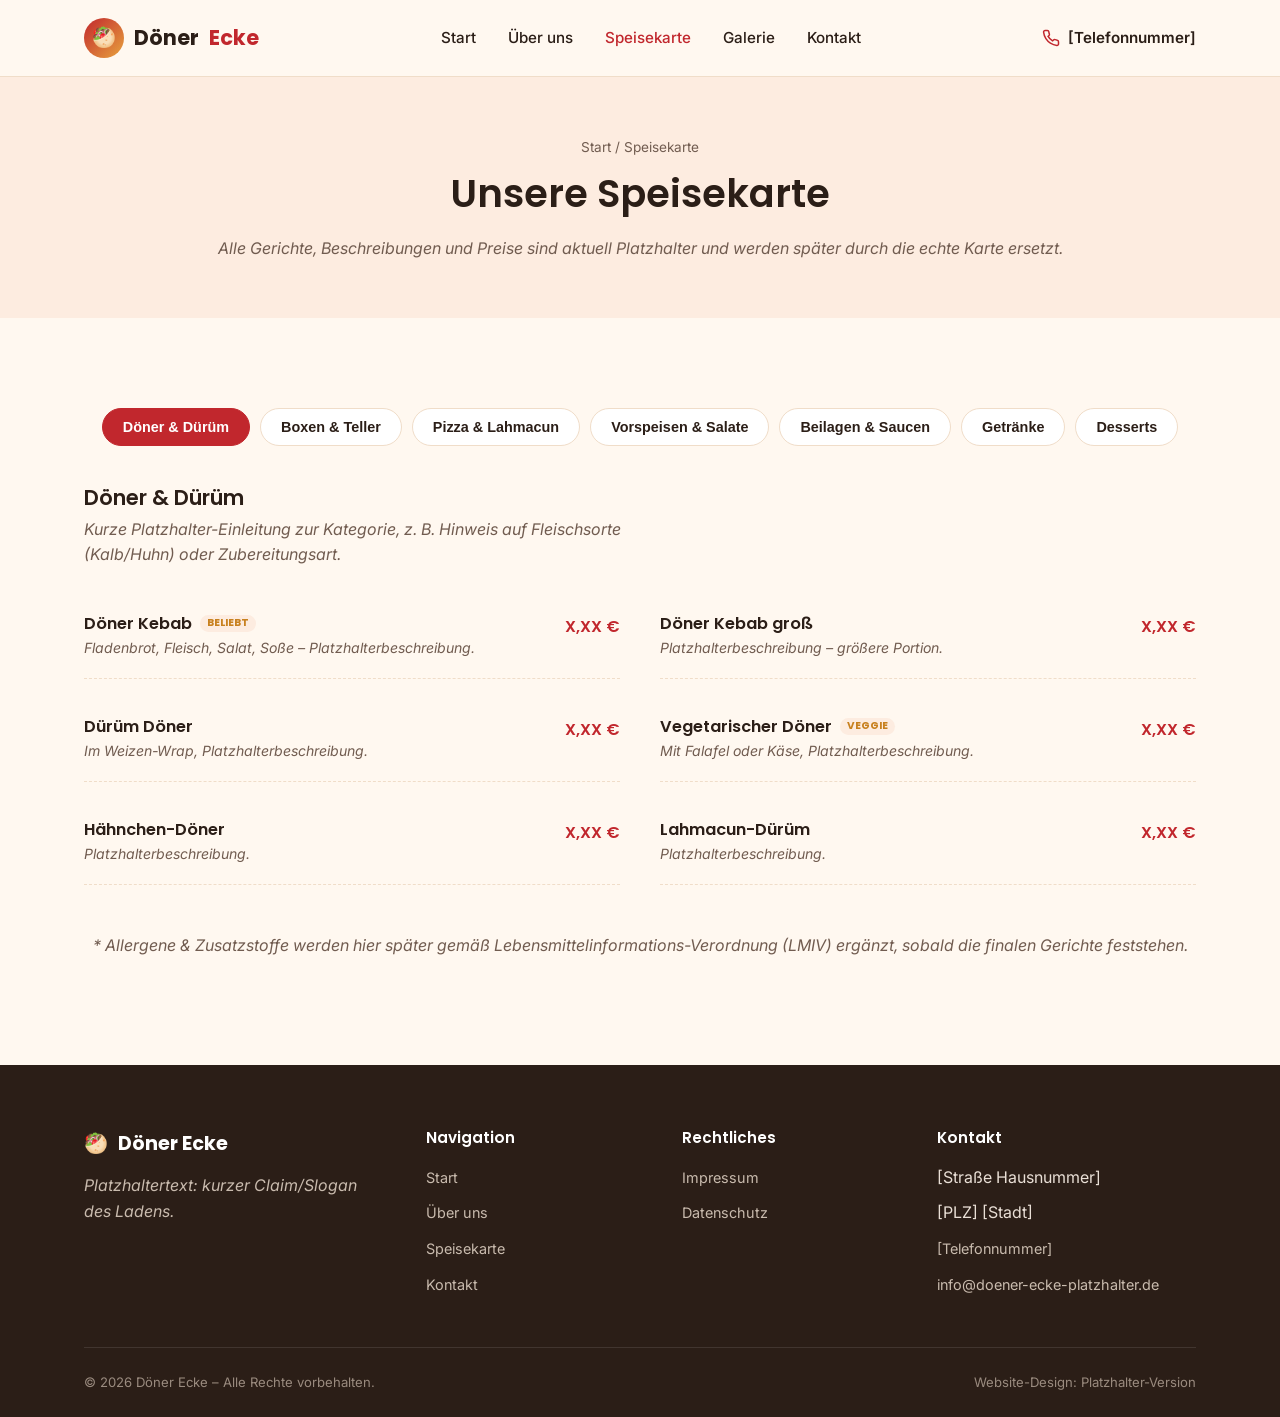
<file: website/speisekarte.html>
<!doctype html>
<html lang="de">
<head>
<meta charset="UTF-8" />
<meta name="viewport" content="width=device-width, initial-scale=1.0" />
<title>Speisekarte – Döner Ecke</title>
<meta name="description" content="Die vollständige Speisekarte der Döner Ecke: Döner, Dürüm, Boxen, Pizza, Lahmacun, Salate, Getränke und mehr." />
<link rel="preconnect" href="https://fonts.googleapis.com" />
<link rel="preconnect" href="https://fonts.gstatic.com" crossorigin />
<link href="https://fonts.googleapis.com/css2?family=Poppins:wght@600;700&family=Inter:wght@400;500;600&display=swap" rel="stylesheet" />
<link rel="stylesheet" href="assets/css/style.css" />
</head>
<body>

<header class="site-header">
  <div class="container">
    <a href="index.html" class="logo">
      <span class="logo-mark">🥙</span>
      Döner <span>Ecke</span>
    </a>

    <nav class="main-nav" id="main-nav">
      <ul>
        <li><a href="index.html">Start</a></li>
        <li><a href="index.html#ueber-uns">Über uns</a></li>
        <li><a href="speisekarte.html" class="active">Speisekarte</a></li>
        <li><a href="index.html#galerie">Galerie</a></li>
        <li><a href="index.html#kontakt">Kontakt</a></li>
      </ul>
    </nav>

    <div class="header-actions">
      <a href="tel:+4900000000" class="phone-link">
        <svg width="18" height="18" viewBox="0 0 24 24" fill="none" stroke="currentColor" stroke-width="2"><path d="M22 16.92v3a2 2 0 0 1-2.18 2 19.79 19.79 0 0 1-8.63-3.07 19.5 19.5 0 0 1-6-6 19.79 19.79 0 0 1-3.07-8.67A2 2 0 0 1 4.11 2h3a2 2 0 0 1 2 1.72c.127.96.361 1.903.7 2.81a2 2 0 0 1-.45 2.11L8.09 9.91a16 16 0 0 0 6 6l1.27-1.27a2 2 0 0 1 2.11-.45c.907.339 1.85.573 2.81.7A2 2 0 0 1 22 16.92z"/></svg>
        <span>[Telefonnummer]</span>
      </a>
      <button class="nav-toggle" aria-label="Menü öffnen" aria-expanded="false">
        <span></span><span></span><span></span>
      </button>
    </div>
  </div>
</header>

<div class="page-header">
  <div class="container">
    <div class="breadcrumbs"><a href="index.html">Start</a> / Speisekarte</div>
    <h1>Unsere Speisekarte</h1>
    <p class="placeholder-text">Alle Gerichte, Beschreibungen und Preise sind aktuell Platzhalter und werden später durch die echte Karte ersetzt.</p>
  </div>
</div>

<main class="section">
  <div class="container">

    <div class="menu-tabs">
      <button class="menu-tab active" data-target="cat-doener">Döner &amp; Dürüm</button>
      <button class="menu-tab" data-target="cat-boxen">Boxen &amp; Teller</button>
      <button class="menu-tab" data-target="cat-pizza">Pizza &amp; Lahmacun</button>
      <button class="menu-tab" data-target="cat-vorspeisen">Vorspeisen &amp; Salate</button>
      <button class="menu-tab" data-target="cat-beilagen">Beilagen &amp; Saucen</button>
      <button class="menu-tab" data-target="cat-getraenke">Getränke</button>
      <button class="menu-tab" data-target="cat-dessert">Desserts</button>
    </div>

    <!-- DÖNER & DÜRÜM -->
    <div class="menu-panel active" id="cat-doener">
      <h2 class="menu-category-title">Döner &amp; Dürüm</h2>
      <p class="menu-category-desc placeholder-text">Kurze Platzhalter-Einleitung zur Kategorie, z. B. Hinweis auf Fleischsorte (Kalb/Huhn) oder Zubereitungsart.</p>
      <div class="menu-grid">
        <div class="menu-item">
          <div class="menu-item-info">
            <h4>Döner Kebab <span class="tag">Beliebt</span></h4>
            <p class="placeholder-text">Fladenbrot, Fleisch, Salat, Soße – Platzhalterbeschreibung.</p>
          </div>
          <div class="menu-item-price">X,XX €</div>
        </div>
        <div class="menu-item">
          <div class="menu-item-info">
            <h4>Döner Kebab groß</h4>
            <p class="placeholder-text">Platzhalterbeschreibung – größere Portion.</p>
          </div>
          <div class="menu-item-price">X,XX €</div>
        </div>
        <div class="menu-item">
          <div class="menu-item-info">
            <h4>Dürüm Döner</h4>
            <p class="placeholder-text">Im Weizen-Wrap, Platzhalterbeschreibung.</p>
          </div>
          <div class="menu-item-price">X,XX €</div>
        </div>
        <div class="menu-item">
          <div class="menu-item-info">
            <h4>Vegetarischer Döner <span class="tag">Veggie</span></h4>
            <p class="placeholder-text">Mit Falafel oder Käse, Platzhalterbeschreibung.</p>
          </div>
          <div class="menu-item-price">X,XX €</div>
        </div>
        <div class="menu-item">
          <div class="menu-item-info">
            <h4>Hähnchen-Döner</h4>
            <p class="placeholder-text">Platzhalterbeschreibung.</p>
          </div>
          <div class="menu-item-price">X,XX €</div>
        </div>
        <div class="menu-item">
          <div class="menu-item-info">
            <h4>Lahmacun-Dürüm</h4>
            <p class="placeholder-text">Platzhalterbeschreibung.</p>
          </div>
          <div class="menu-item-price">X,XX €</div>
        </div>
      </div>
    </div>

    <!-- BOXEN & TELLER -->
    <div class="menu-panel" id="cat-boxen">
      <h2 class="menu-category-title">Boxen &amp; Teller</h2>
      <p class="menu-category-desc placeholder-text">Platzhalter-Einleitung, z. B. Hinweis auf Beilagen (Reis/Pommes) inklusive.</p>
      <div class="menu-grid">
        <div class="menu-item">
          <div class="menu-item-info">
            <h4>Döner Box</h4>
            <p class="placeholder-text">Mit Pommes, Salat und Soße – Platzhalterbeschreibung.</p>
          </div>
          <div class="menu-item-price">X,XX €</div>
        </div>
        <div class="menu-item">
          <div class="menu-item-info">
            <h4>Döner Teller</h4>
            <p class="placeholder-text">Mit Reis, Salat und Soße – Platzhalterbeschreibung.</p>
          </div>
          <div class="menu-item-price">X,XX €</div>
        </div>
        <div class="menu-item">
          <div class="menu-item-info">
            <h4>Hähnchen Box</h4>
            <p class="placeholder-text">Platzhalterbeschreibung.</p>
          </div>
          <div class="menu-item-price">X,XX €</div>
        </div>
        <div class="menu-item">
          <div class="menu-item-info">
            <h4>Falafel Box <span class="tag">Vegan</span></h4>
            <p class="placeholder-text">Platzhalterbeschreibung.</p>
          </div>
          <div class="menu-item-price">X,XX €</div>
        </div>
      </div>
    </div>

    <!-- PIZZA & LAHMACUN -->
    <div class="menu-panel" id="cat-pizza">
      <h2 class="menu-category-title">Pizza &amp; Lahmacun</h2>
      <p class="menu-category-desc placeholder-text">Platzhalter-Einleitung zur Kategorie.</p>
      <div class="menu-grid">
        <div class="menu-item">
          <div class="menu-item-info">
            <h4>Lahmacun</h4>
            <p class="placeholder-text">Dünner Teigfladen mit Hackfleisch – Platzhalterbeschreibung.</p>
          </div>
          <div class="menu-item-price">X,XX €</div>
        </div>
        <div class="menu-item">
          <div class="menu-item-info">
            <h4>Pizza Margherita</h4>
            <p class="placeholder-text">Platzhalterbeschreibung.</p>
          </div>
          <div class="menu-item-price">X,XX €</div>
        </div>
        <div class="menu-item">
          <div class="menu-item-info">
            <h4>Pizza Döner</h4>
            <p class="placeholder-text">Platzhalterbeschreibung.</p>
          </div>
          <div class="menu-item-price">X,XX €</div>
        </div>
        <div class="menu-item">
          <div class="menu-item-info">
            <h4>Türkische Pizza (Pide)</h4>
            <p class="placeholder-text">Platzhalterbeschreibung.</p>
          </div>
          <div class="menu-item-price">X,XX €</div>
        </div>
      </div>
    </div>

    <!-- VORSPEISEN & SALATE -->
    <div class="menu-panel" id="cat-vorspeisen">
      <h2 class="menu-category-title">Vorspeisen &amp; Salate</h2>
      <p class="menu-category-desc placeholder-text">Platzhalter-Einleitung zur Kategorie.</p>
      <div class="menu-grid">
        <div class="menu-item">
          <div class="menu-item-info">
            <h4>Gemischter Salat</h4>
            <p class="placeholder-text">Platzhalterbeschreibung.</p>
          </div>
          <div class="menu-item-price">X,XX €</div>
        </div>
        <div class="menu-item">
          <div class="menu-item-info">
            <h4>Hirtensalat</h4>
            <p class="placeholder-text">Platzhalterbeschreibung.</p>
          </div>
          <div class="menu-item-price">X,XX €</div>
        </div>
        <div class="menu-item">
          <div class="menu-item-info">
            <h4>Falafel (5 Stück)</h4>
            <p class="placeholder-text">Platzhalterbeschreibung.</p>
          </div>
          <div class="menu-item-price">X,XX €</div>
        </div>
        <div class="menu-item">
          <div class="menu-item-info">
            <h4>Suppe des Tages</h4>
            <p class="placeholder-text">Platzhalterbeschreibung.</p>
          </div>
          <div class="menu-item-price">X,XX €</div>
        </div>
      </div>
    </div>

    <!-- BEILAGEN & SAUCEN -->
    <div class="menu-panel" id="cat-beilagen">
      <h2 class="menu-category-title">Beilagen &amp; Saucen</h2>
      <p class="menu-category-desc placeholder-text">Platzhalter-Einleitung zur Kategorie.</p>
      <div class="menu-grid">
        <div class="menu-item">
          <div class="menu-item-info">
            <h4>Pommes Frites</h4>
            <p class="placeholder-text">Platzhalterbeschreibung.</p>
          </div>
          <div class="menu-item-price">X,XX €</div>
        </div>
        <div class="menu-item">
          <div class="menu-item-info">
            <h4>Reis</h4>
            <p class="placeholder-text">Platzhalterbeschreibung.</p>
          </div>
          <div class="menu-item-price">X,XX €</div>
        </div>
        <div class="menu-item">
          <div class="menu-item-info">
            <h4>Zusatz-Soße</h4>
            <p class="placeholder-text">Knoblauch / Scharf / Cocktail – Platzhalterbeschreibung.</p>
          </div>
          <div class="menu-item-price">X,XX €</div>
        </div>
        <div class="menu-item">
          <div class="menu-item-info">
            <h4>Extra Käse</h4>
            <p class="placeholder-text">Platzhalterbeschreibung.</p>
          </div>
          <div class="menu-item-price">X,XX €</div>
        </div>
      </div>
    </div>

    <!-- GETRÄNKE -->
    <div class="menu-panel" id="cat-getraenke">
      <h2 class="menu-category-title">Getränke</h2>
      <p class="menu-category-desc placeholder-text">Platzhalter-Einleitung, z. B. Flaschengrößen ergänzen.</p>
      <div class="menu-grid">
        <div class="menu-item">
          <div class="menu-item-info">
            <h4>Cola 0,33l</h4>
            <p class="placeholder-text">Platzhalterbeschreibung.</p>
          </div>
          <div class="menu-item-price">X,XX €</div>
        </div>
        <div class="menu-item">
          <div class="menu-item-info">
            <h4>Ayran 0,25l</h4>
            <p class="placeholder-text">Platzhalterbeschreibung.</p>
          </div>
          <div class="menu-item-price">X,XX €</div>
        </div>
        <div class="menu-item">
          <div class="menu-item-info">
            <h4>Wasser 0,5l</h4>
            <p class="placeholder-text">Platzhalterbeschreibung.</p>
          </div>
          <div class="menu-item-price">X,XX €</div>
        </div>
        <div class="menu-item">
          <div class="menu-item-info">
            <h4>Türkischer Tee</h4>
            <p class="placeholder-text">Platzhalterbeschreibung.</p>
          </div>
          <div class="menu-item-price">X,XX €</div>
        </div>
      </div>
    </div>

    <!-- DESSERTS -->
    <div class="menu-panel" id="cat-dessert">
      <h2 class="menu-category-title">Desserts</h2>
      <p class="menu-category-desc placeholder-text">Platzhalter-Einleitung zur Kategorie.</p>
      <div class="menu-grid">
        <div class="menu-item">
          <div class="menu-item-info">
            <h4>Baklava (2 Stück)</h4>
            <p class="placeholder-text">Platzhalterbeschreibung.</p>
          </div>
          <div class="menu-item-price">X,XX €</div>
        </div>
        <div class="menu-item">
          <div class="menu-item-info">
            <h4>Sütlaç (Milchreis)</h4>
            <p class="placeholder-text">Platzhalterbeschreibung.</p>
          </div>
          <div class="menu-item-price">X,XX €</div>
        </div>
      </div>
    </div>

    <p class="placeholder-text" style="text-align:center; margin-top:48px;">
      * Allergene &amp; Zusatzstoffe werden hier später gemäß Lebensmittelinformations-Verordnung
      (LMIV) ergänzt, sobald die finalen Gerichte feststehen.
    </p>
  </div>
</main>

<footer class="site-footer">
  <div class="container">
    <div class="footer-grid">
      <div>
        <div class="footer-logo"><span>🥙</span> Döner Ecke</div>
        <p class="placeholder-text" style="color:#c9bbae;">Platzhaltertext: kurzer Claim/Slogan des Ladens.</p>
      </div>
      <div>
        <h4>Navigation</h4>
        <ul>
          <li><a href="index.html">Start</a></li>
          <li><a href="index.html#ueber-uns">Über uns</a></li>
          <li><a href="speisekarte.html">Speisekarte</a></li>
          <li><a href="index.html#kontakt">Kontakt</a></li>
        </ul>
      </div>
      <div>
        <h4>Rechtliches</h4>
        <ul>
          <li><a href="impressum.html">Impressum</a></li>
          <li><a href="datenschutz.html">Datenschutz</a></li>
        </ul>
      </div>
      <div>
        <h4>Kontakt</h4>
        <ul>
          <li>[Straße Hausnummer]</li>
          <li>[PLZ] [Stadt]</li>
          <li><a href="tel:+4900000000">[Telefonnummer]</a></li>
          <li><a href="mailto:info@doener-ecke-platzhalter.de">info@doener-ecke-platzhalter.de</a></li>
        </ul>
      </div>
    </div>
    <div class="footer-bottom">
      <span>© <span data-year></span> Döner Ecke – Alle Rechte vorbehalten.</span>
      <span>Website-Design: Platzhalter-Version</span>
    </div>
  </div>
</footer>

<script src="assets/js/main.js"></script>
</body>
</html>
</file>
<file: website/assets/css/style.css>
/* ==========================================================================
   Döner Ecke – Basis-Stylesheet
   Platzhalter-Design, Farben/Fonts/Logo später ans echte Branding anpassen.
   ========================================================================== */

:root {
  --color-bg: #fff8f0;
  --color-bg-alt: #fdece0;
  --color-surface: #ffffff;
  --color-primary: #c1272d;
  --color-primary-dark: #8f1c21;
  --color-accent: #e8a33d;
  --color-accent-dark: #c8811f;
  --color-dark: #2b1e17;
  --color-muted: #715c50;
  --color-border: #f0ddc9;

  --font-heading: 'Poppins', 'Segoe UI', sans-serif;
  --font-body: 'Inter', 'Segoe UI', sans-serif;

  --radius-sm: 8px;
  --radius-md: 16px;
  --radius-lg: 28px;

  --shadow-sm: 0 2px 8px rgba(43, 30, 23, 0.08);
  --shadow-md: 0 12px 32px rgba(43, 30, 23, 0.12);

  --max-width: 1160px;
}

* {
  box-sizing: border-box;
}

html {
  scroll-behavior: smooth;
}

body {
  margin: 0;
  font-family: var(--font-body);
  color: var(--color-dark);
  background: var(--color-bg);
  line-height: 1.6;
}

h1, h2, h3, h4 {
  font-family: var(--font-heading);
  margin: 0 0 0.5em;
  line-height: 1.2;
  font-weight: 600;
}

p {
  margin: 0 0 1em;
  color: var(--color-muted);
}

a {
  color: var(--color-primary);
  text-decoration: none;
}

img {
  max-width: 100%;
  display: block;
}

ul {
  padding: 0;
  margin: 0;
  list-style: none;
}

.container {
  width: 100%;
  max-width: var(--max-width);
  margin: 0 auto;
  padding: 0 24px;
}

.placeholder-text {
  font-style: italic;
}

.placeholder-note {
  display: inline-block;
  font-size: 0.72rem;
  letter-spacing: 0.03em;
  text-transform: uppercase;
  color: var(--color-accent-dark);
  background: #fff3de;
  border: 1px dashed var(--color-accent);
  border-radius: var(--radius-sm);
  padding: 2px 8px;
  margin-bottom: 10px;
}

/* ---------- Buttons ---------- */

.btn {
  display: inline-flex;
  align-items: center;
  gap: 8px;
  padding: 13px 26px;
  border-radius: 999px;
  font-weight: 600;
  font-size: 0.95rem;
  border: 2px solid transparent;
  cursor: pointer;
  transition: transform 0.15s ease, box-shadow 0.15s ease, background 0.15s ease, color 0.15s ease;
}

.btn-primary {
  background: var(--color-primary);
  color: #fff;
  box-shadow: var(--shadow-sm);
}

.btn-primary:hover {
  background: var(--color-primary-dark);
  transform: translateY(-2px);
}

.btn-outline {
  background: transparent;
  border-color: var(--color-dark);
  color: var(--color-dark);
}

.btn-outline:hover {
  background: var(--color-dark);
  color: #fff;
  transform: translateY(-2px);
}

.btn-light {
  background: #fff;
  color: var(--color-primary);
}

.btn-light:hover {
  background: var(--color-accent);
  color: #fff;
  transform: translateY(-2px);
}

/* ---------- Header ---------- */

.site-header {
  position: sticky;
  top: 0;
  z-index: 100;
  background: var(--color-bg);
  border-bottom: 1px solid var(--color-border);
}

.site-header .container {
  display: flex;
  align-items: center;
  justify-content: space-between;
  height: 76px;
}

.logo {
  display: flex;
  align-items: center;
  gap: 10px;
  font-family: var(--font-heading);
  font-weight: 700;
  font-size: 1.3rem;
  color: var(--color-dark);
}

.logo-mark {
  width: 40px;
  height: 40px;
  border-radius: 50%;
  background: linear-gradient(135deg, var(--color-primary), var(--color-accent));
  display: flex;
  align-items: center;
  justify-content: center;
  color: #fff;
  font-size: 1.2rem;
}

.logo span {
  color: var(--color-primary);
}

.main-nav ul {
  display: flex;
  gap: 32px;
}

.main-nav a {
  color: var(--color-dark);
  font-weight: 500;
  font-size: 0.95rem;
  position: relative;
  padding: 6px 0;
}

.main-nav a.active,
.main-nav a:hover {
  color: var(--color-primary);
}

.header-actions {
  display: flex;
  align-items: center;
  gap: 16px;
}

.phone-link {
  display: flex;
  align-items: center;
  gap: 8px;
  font-weight: 600;
  color: var(--color-dark);
  font-size: 0.95rem;
}

.phone-link svg {
  color: var(--color-primary);
}

.nav-toggle {
  display: none;
  flex-direction: column;
  gap: 5px;
  background: none;
  border: none;
  cursor: pointer;
  padding: 8px;
}

.nav-toggle span {
  width: 24px;
  height: 2px;
  background: var(--color-dark);
  border-radius: 2px;
}

/* ---------- Hero ---------- */

.hero {
  position: relative;
  overflow: hidden;
  background: radial-gradient(circle at 15% 20%, #ffe6cf 0%, var(--color-bg) 55%);
  padding: 90px 0 70px;
}

.hero .container {
  display: grid;
  grid-template-columns: 1.1fr 0.9fr;
  gap: 48px;
  align-items: center;
}

.hero-eyebrow {
  display: inline-flex;
  align-items: center;
  gap: 8px;
  background: var(--color-surface);
  border: 1px solid var(--color-border);
  padding: 6px 14px;
  border-radius: 999px;
  font-size: 0.82rem;
  font-weight: 600;
  color: var(--color-primary);
  margin-bottom: 20px;
}

.hero h1 {
  font-size: clamp(2.2rem, 4vw, 3.4rem);
  color: var(--color-dark);
}

.hero h1 em {
  font-style: normal;
  color: var(--color-primary);
}

.hero-lead {
  font-size: 1.1rem;
  max-width: 480px;
}

.hero-cta {
  display: flex;
  gap: 16px;
  margin-top: 32px;
  flex-wrap: wrap;
}

.hero-stats {
  display: flex;
  gap: 32px;
  margin-top: 48px;
}

.hero-stat strong {
  display: block;
  font-family: var(--font-heading);
  font-size: 1.6rem;
  color: var(--color-primary);
}

.hero-stat span {
  font-size: 0.85rem;
  color: var(--color-muted);
}

.hero-visual {
  position: relative;
  aspect-ratio: 4 / 5;
  border-radius: var(--radius-lg);
  background: linear-gradient(160deg, var(--color-primary) 0%, var(--color-accent) 100%);
  display: flex;
  align-items: center;
  justify-content: center;
  color: #fff;
  text-align: center;
  padding: 24px;
  box-shadow: var(--shadow-md);
}

.hero-visual-inner {
  border: 2px dashed rgba(255, 255, 255, 0.6);
  border-radius: var(--radius-md);
  padding: 32px 20px;
}

.hero-visual span.emoji {
  font-size: 3.5rem;
  display: block;
  margin-bottom: 12px;
}

.hero-badge {
  position: absolute;
  bottom: -18px;
  left: -18px;
  background: #fff;
  border-radius: var(--radius-md);
  padding: 14px 18px;
  box-shadow: var(--shadow-md);
  display: flex;
  align-items: center;
  gap: 10px;
  font-size: 0.85rem;
  font-weight: 600;
}

/* ---------- Generic section ---------- */

.section {
  padding: 90px 0;
}

.section-alt {
  background: var(--color-bg-alt);
}

.section-head {
  max-width: 640px;
  margin: 0 auto 48px;
  text-align: center;
}

.section-head.align-left {
  margin: 0 0 48px;
  text-align: left;
}

.eyebrow {
  display: inline-block;
  color: var(--color-primary);
  font-weight: 700;
  font-size: 0.82rem;
  letter-spacing: 0.08em;
  text-transform: uppercase;
  margin-bottom: 10px;
}

/* ---------- Über uns ---------- */

.about-grid {
  display: grid;
  grid-template-columns: 0.9fr 1.1fr;
  gap: 56px;
  align-items: center;
}

.about-image {
  aspect-ratio: 1 / 1;
  border-radius: var(--radius-lg);
  background: var(--color-bg-alt);
  border: 2px dashed var(--color-accent);
  display: flex;
  align-items: center;
  justify-content: center;
  color: var(--color-muted);
  font-size: 0.95rem;
  text-align: center;
  padding: 24px;
}

.about-list {
  display: grid;
  gap: 16px;
  margin-top: 28px;
}

.about-list li {
  display: flex;
  gap: 12px;
  align-items: flex-start;
  font-weight: 500;
  color: var(--color-dark);
}

.about-list svg {
  flex-shrink: 0;
  color: var(--color-primary);
  margin-top: 3px;
}

/* ---------- Feature cards ---------- */

.feature-grid {
  display: grid;
  grid-template-columns: repeat(4, 1fr);
  gap: 24px;
}

.feature-card {
  background: var(--color-surface);
  border: 1px solid var(--color-border);
  border-radius: var(--radius-md);
  padding: 28px 24px;
  text-align: left;
  transition: transform 0.15s ease, box-shadow 0.15s ease;
}

.feature-card:hover {
  transform: translateY(-4px);
  box-shadow: var(--shadow-md);
}

.feature-icon {
  width: 52px;
  height: 52px;
  border-radius: 14px;
  background: var(--color-bg-alt);
  color: var(--color-primary);
  display: flex;
  align-items: center;
  justify-content: center;
  margin-bottom: 16px;
}

.feature-card h3 {
  font-size: 1.05rem;
}

.feature-card p {
  font-size: 0.92rem;
  margin: 0;
}

/* ---------- Menu preview / Speisekarte ---------- */

.menu-tabs {
  display: flex;
  flex-wrap: wrap;
  gap: 10px;
  justify-content: center;
  margin-bottom: 40px;
}

.menu-tab {
  padding: 10px 20px;
  border-radius: 999px;
  border: 1px solid var(--color-border);
  background: var(--color-surface);
  font-weight: 600;
  font-size: 0.9rem;
  cursor: pointer;
  color: var(--color-dark);
  transition: background 0.15s ease, color 0.15s ease, border-color 0.15s ease;
}

.menu-tab:hover {
  border-color: var(--color-primary);
}

.menu-tab.active {
  background: var(--color-primary);
  border-color: var(--color-primary);
  color: #fff;
}

.menu-panel {
  display: none;
}

.menu-panel.active {
  display: block;
  animation: fadeIn 0.25s ease;
}

@keyframes fadeIn {
  from { opacity: 0; transform: translateY(6px); }
  to { opacity: 1; transform: translateY(0); }
}

.menu-category-title {
  font-size: 1.3rem;
  margin-bottom: 6px;
}

.menu-category-desc {
  margin-bottom: 28px;
  max-width: 560px;
}

.menu-grid {
  display: grid;
  grid-template-columns: repeat(2, 1fr);
  gap: 20px 40px;
}

.menu-item {
  display: flex;
  justify-content: space-between;
  gap: 16px;
  padding: 18px 0;
  border-bottom: 1px dashed var(--color-border);
}

.menu-item-info h4 {
  font-size: 1.02rem;
  margin-bottom: 4px;
  display: flex;
  align-items: center;
  gap: 8px;
}

.menu-item-info p {
  font-size: 0.88rem;
  margin: 0;
}

.menu-item-price {
  font-family: var(--font-heading);
  font-weight: 600;
  color: var(--color-primary);
  white-space: nowrap;
}

.tag {
  font-size: 0.65rem;
  text-transform: uppercase;
  font-weight: 700;
  padding: 2px 7px;
  border-radius: 999px;
  background: var(--color-bg-alt);
  color: var(--color-accent-dark);
}

.menu-cta {
  text-align: center;
  margin-top: 56px;
}

/* ---------- Gallery ---------- */

.gallery-grid {
  display: grid;
  grid-template-columns: repeat(4, 1fr);
  gap: 16px;
}

.gallery-item {
  aspect-ratio: 1 / 1;
  border-radius: var(--radius-md);
  background: var(--color-bg-alt);
  border: 2px dashed var(--color-accent);
  display: flex;
  align-items: center;
  justify-content: center;
  color: var(--color-muted);
  font-size: 0.82rem;
  text-align: center;
  padding: 10px;
}

/* ---------- Testimonials ---------- */

.testimonial-grid {
  display: grid;
  grid-template-columns: repeat(3, 1fr);
  gap: 24px;
}

.testimonial-card {
  background: var(--color-surface);
  border-radius: var(--radius-md);
  padding: 28px;
  border: 1px solid var(--color-border);
}

.stars {
  color: var(--color-accent);
  margin-bottom: 12px;
  letter-spacing: 2px;
}

.testimonial-author {
  display: flex;
  align-items: center;
  gap: 10px;
  margin-top: 18px;
  font-weight: 600;
  font-size: 0.9rem;
}

.testimonial-avatar {
  width: 38px;
  height: 38px;
  border-radius: 50%;
  background: var(--color-bg-alt);
  display: flex;
  align-items: center;
  justify-content: center;
  color: var(--color-primary);
  font-weight: 700;
}

/* ---------- Contact ---------- */

.contact-grid {
  display: grid;
  grid-template-columns: 0.9fr 1.1fr;
  gap: 48px;
}

.contact-card {
  background: var(--color-surface);
  border-radius: var(--radius-lg);
  padding: 36px;
  border: 1px solid var(--color-border);
}

.contact-item {
  display: flex;
  gap: 16px;
  margin-bottom: 26px;
}

.contact-item:last-child {
  margin-bottom: 0;
}

.contact-icon {
  width: 44px;
  height: 44px;
  border-radius: 12px;
  background: var(--color-bg-alt);
  color: var(--color-primary);
  display: flex;
  align-items: center;
  justify-content: center;
  flex-shrink: 0;
}

.contact-item h4 {
  font-size: 1rem;
  margin-bottom: 4px;
}

.contact-item p, .contact-item a {
  margin: 0;
  font-size: 0.95rem;
  color: var(--color-muted);
}

.hours-table {
  width: 100%;
  border-collapse: collapse;
  margin-top: 8px;
}

.hours-table td {
  padding: 4px 0;
  font-size: 0.92rem;
  color: var(--color-muted);
}

.hours-table td:last-child {
  text-align: right;
  font-weight: 600;
  color: var(--color-dark);
}

.map-embed {
  border-radius: var(--radius-lg);
  overflow: hidden;
  border: 1px solid var(--color-border);
  min-height: 380px;
  background: var(--color-bg-alt);
  display: flex;
  align-items: center;
  justify-content: center;
  text-align: center;
  color: var(--color-muted);
  padding: 24px;
}

.social-row {
  display: flex;
  gap: 12px;
  margin-top: 20px;
}

.social-row a {
  width: 40px;
  height: 40px;
  border-radius: 50%;
  background: var(--color-bg-alt);
  color: var(--color-primary);
  display: flex;
  align-items: center;
  justify-content: center;
  transition: background 0.15s ease, color 0.15s ease;
}

.social-row a:hover {
  background: var(--color-primary);
  color: #fff;
}

/* ---------- CTA banner ---------- */

.cta-banner {
  background: linear-gradient(120deg, var(--color-primary), var(--color-primary-dark));
  border-radius: var(--radius-lg);
  padding: 56px;
  display: flex;
  align-items: center;
  justify-content: space-between;
  gap: 32px;
  color: #fff;
  flex-wrap: wrap;
}

.cta-banner h2 {
  margin: 0 0 8px;
}

.cta-banner p {
  color: rgba(255, 255, 255, 0.85);
  margin: 0;
}

.cta-actions {
  display: flex;
  gap: 14px;
  flex-wrap: wrap;
}

/* ---------- Page header (subpages) ---------- */

.page-header {
  padding: 60px 0 40px;
  background: var(--color-bg-alt);
  text-align: center;
}

.page-header h1 {
  font-size: clamp(1.9rem, 3vw, 2.6rem);
}

.breadcrumbs {
  font-size: 0.85rem;
  color: var(--color-muted);
  margin-bottom: 12px;
}

.breadcrumbs a {
  color: var(--color-muted);
}

/* ---------- Legal pages ---------- */

.legal-content {
  max-width: 780px;
  margin: 0 auto;
  padding: 60px 0 100px;
}

.legal-content h2 {
  font-size: 1.25rem;
  margin-top: 40px;
}

.legal-content p, .legal-content li {
  color: var(--color-muted);
}

.legal-content ul {
  list-style: disc;
  padding-left: 20px;
  margin-bottom: 1em;
}

.legal-placeholder {
  background: #fff3de;
  border: 1px dashed var(--color-accent);
  border-radius: var(--radius-sm);
  padding: 2px 6px;
  color: var(--color-accent-dark);
  font-weight: 600;
}

/* ---------- Footer ---------- */

.site-footer {
  background: var(--color-dark);
  color: #e9dfd6;
  padding: 64px 0 24px;
}

.footer-grid {
  display: grid;
  grid-template-columns: 1.4fr 1fr 1fr 1.2fr;
  gap: 40px;
  padding-bottom: 40px;
  border-bottom: 1px solid rgba(255, 255, 255, 0.1);
}

.footer-grid h4 {
  color: #fff;
  font-size: 0.95rem;
  margin-bottom: 18px;
}

.footer-grid ul li {
  margin-bottom: 10px;
}

.footer-grid a {
  color: #c9bbae;
  font-size: 0.9rem;
}

.footer-grid a:hover {
  color: var(--color-accent);
}

.footer-logo {
  display: flex;
  align-items: center;
  gap: 10px;
  font-family: var(--font-heading);
  font-weight: 700;
  font-size: 1.2rem;
  color: #fff;
  margin-bottom: 14px;
}

.footer-bottom {
  display: flex;
  justify-content: space-between;
  align-items: center;
  padding-top: 24px;
  font-size: 0.82rem;
  color: #9a8b7f;
  flex-wrap: wrap;
  gap: 12px;
}

.footer-bottom a {
  color: #9a8b7f;
}

.footer-bottom a:hover {
  color: var(--color-accent);
}

/* ---------- Responsive ---------- */

@media (max-width: 960px) {
  .hero .container,
  .about-grid,
  .contact-grid {
    grid-template-columns: 1fr;
  }

  .hero-visual {
    max-width: 360px;
    margin: 0 auto;
  }

  .feature-grid {
    grid-template-columns: repeat(2, 1fr);
  }

  .gallery-grid {
    grid-template-columns: repeat(2, 1fr);
  }

  .testimonial-grid {
    grid-template-columns: 1fr;
  }

  .footer-grid {
    grid-template-columns: 1fr 1fr;
  }

  .menu-grid {
    grid-template-columns: 1fr;
  }
}

@media (max-width: 720px) {
  .main-nav {
    position: fixed;
    inset: 76px 0 0 0;
    background: var(--color-bg);
    padding: 24px;
    transform: translateY(-110%);
    transition: transform 0.2s ease;
    border-top: 1px solid var(--color-border);
    pointer-events: none;
  }

  .main-nav.open {
    pointer-events: auto;
    transform: translateY(0);
  }

  .main-nav ul {
    flex-direction: column;
    gap: 4px;
  }

  .main-nav a {
    display: block;
    padding: 14px 6px;
    font-size: 1.05rem;
    border-bottom: 1px solid var(--color-border);
  }

  .nav-toggle {
    display: flex;
  }

  .header-actions .phone-link,
  .header-actions .btn-primary {
    display: none;
  }

  .feature-grid {
    grid-template-columns: 1fr;
  }

  .gallery-grid {
    grid-template-columns: 1fr 1fr;
  }

  .cta-banner {
    flex-direction: column;
    text-align: center;
    padding: 40px 24px;
  }

  .section {
    padding: 64px 0;
  }
}
</file>
